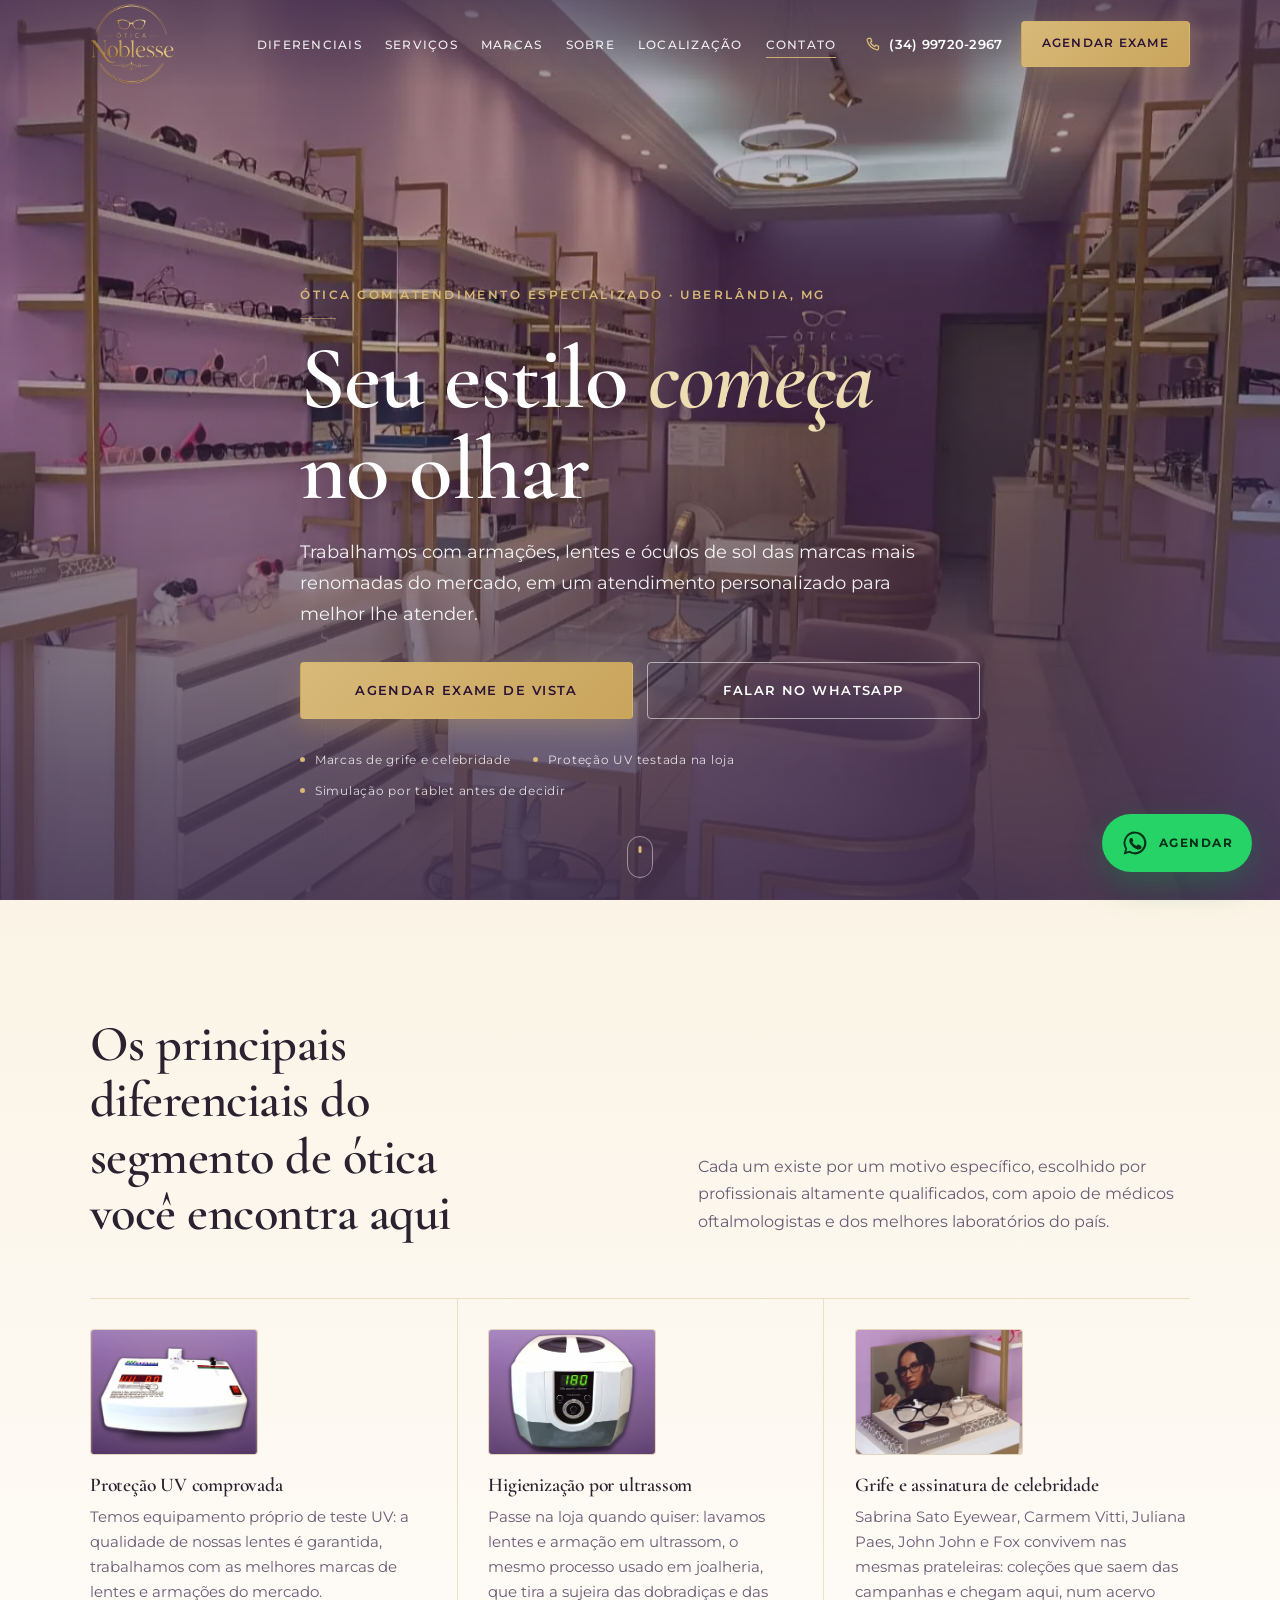
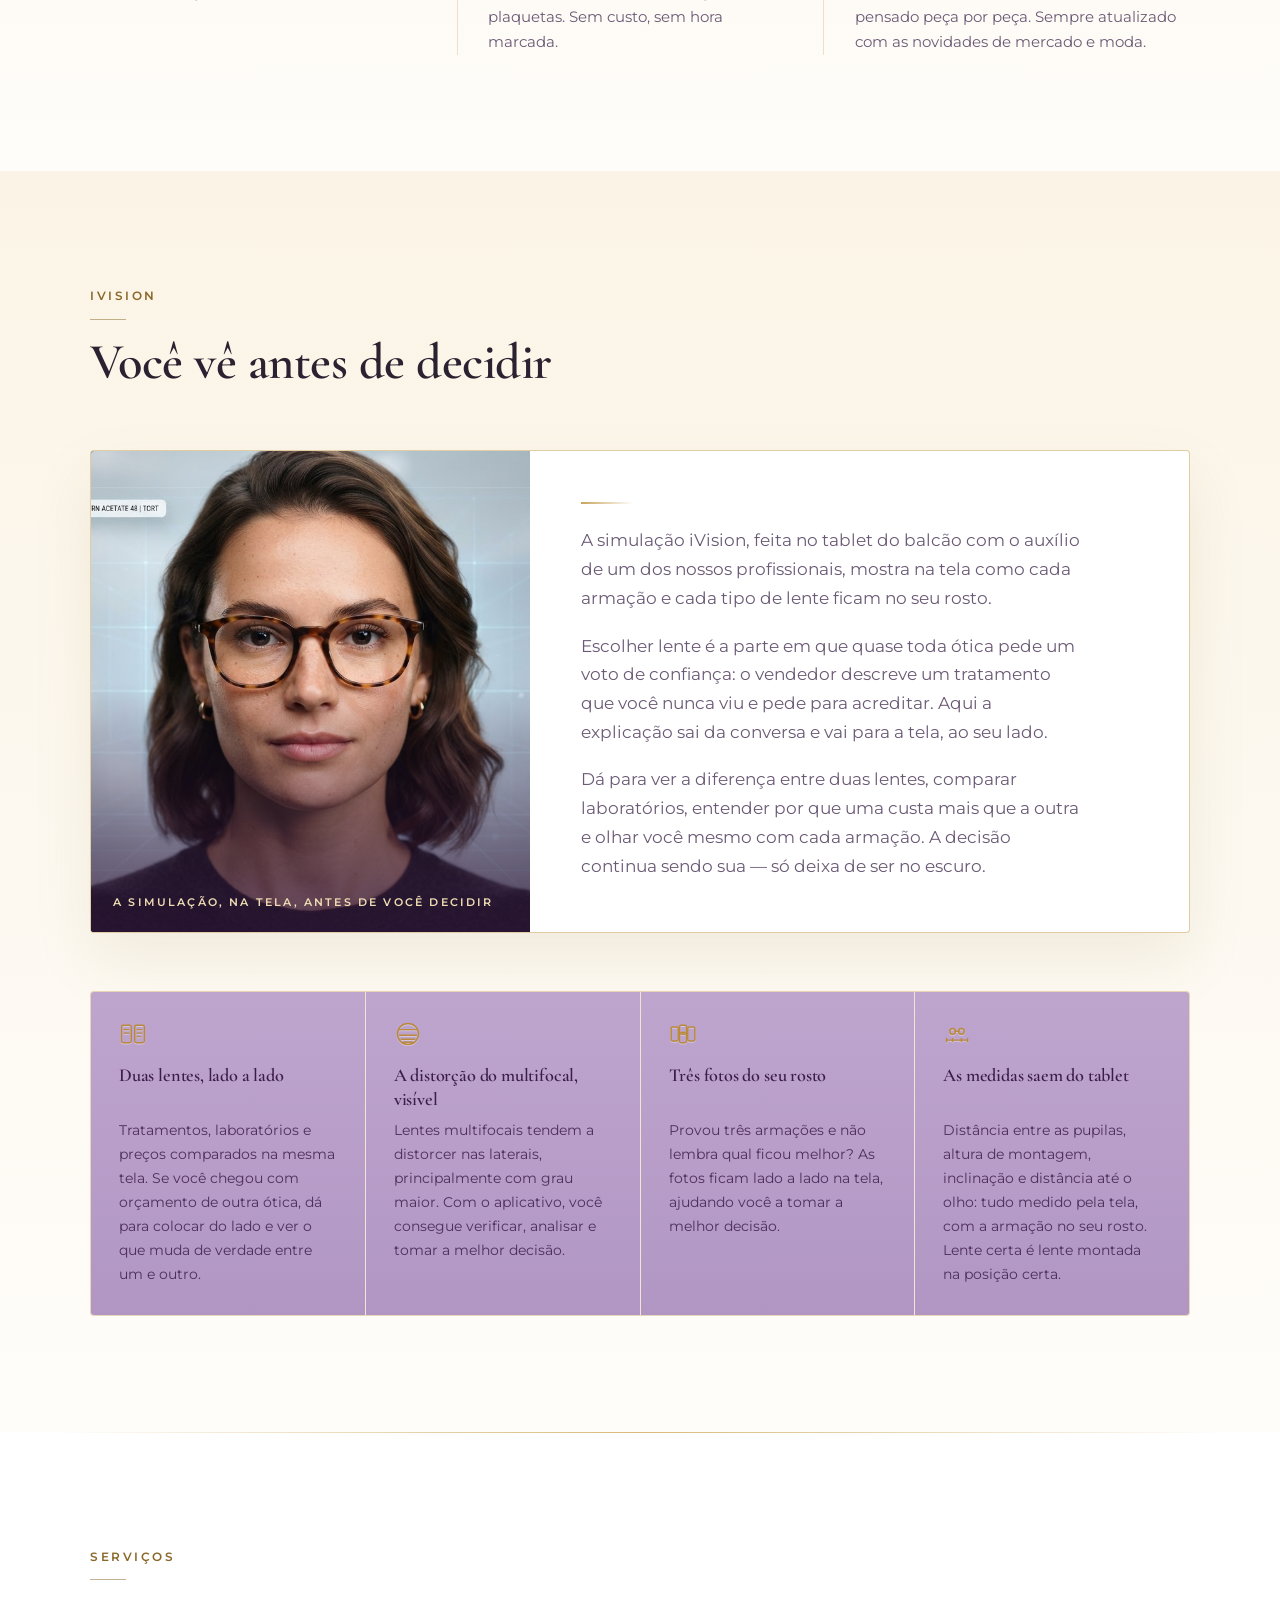
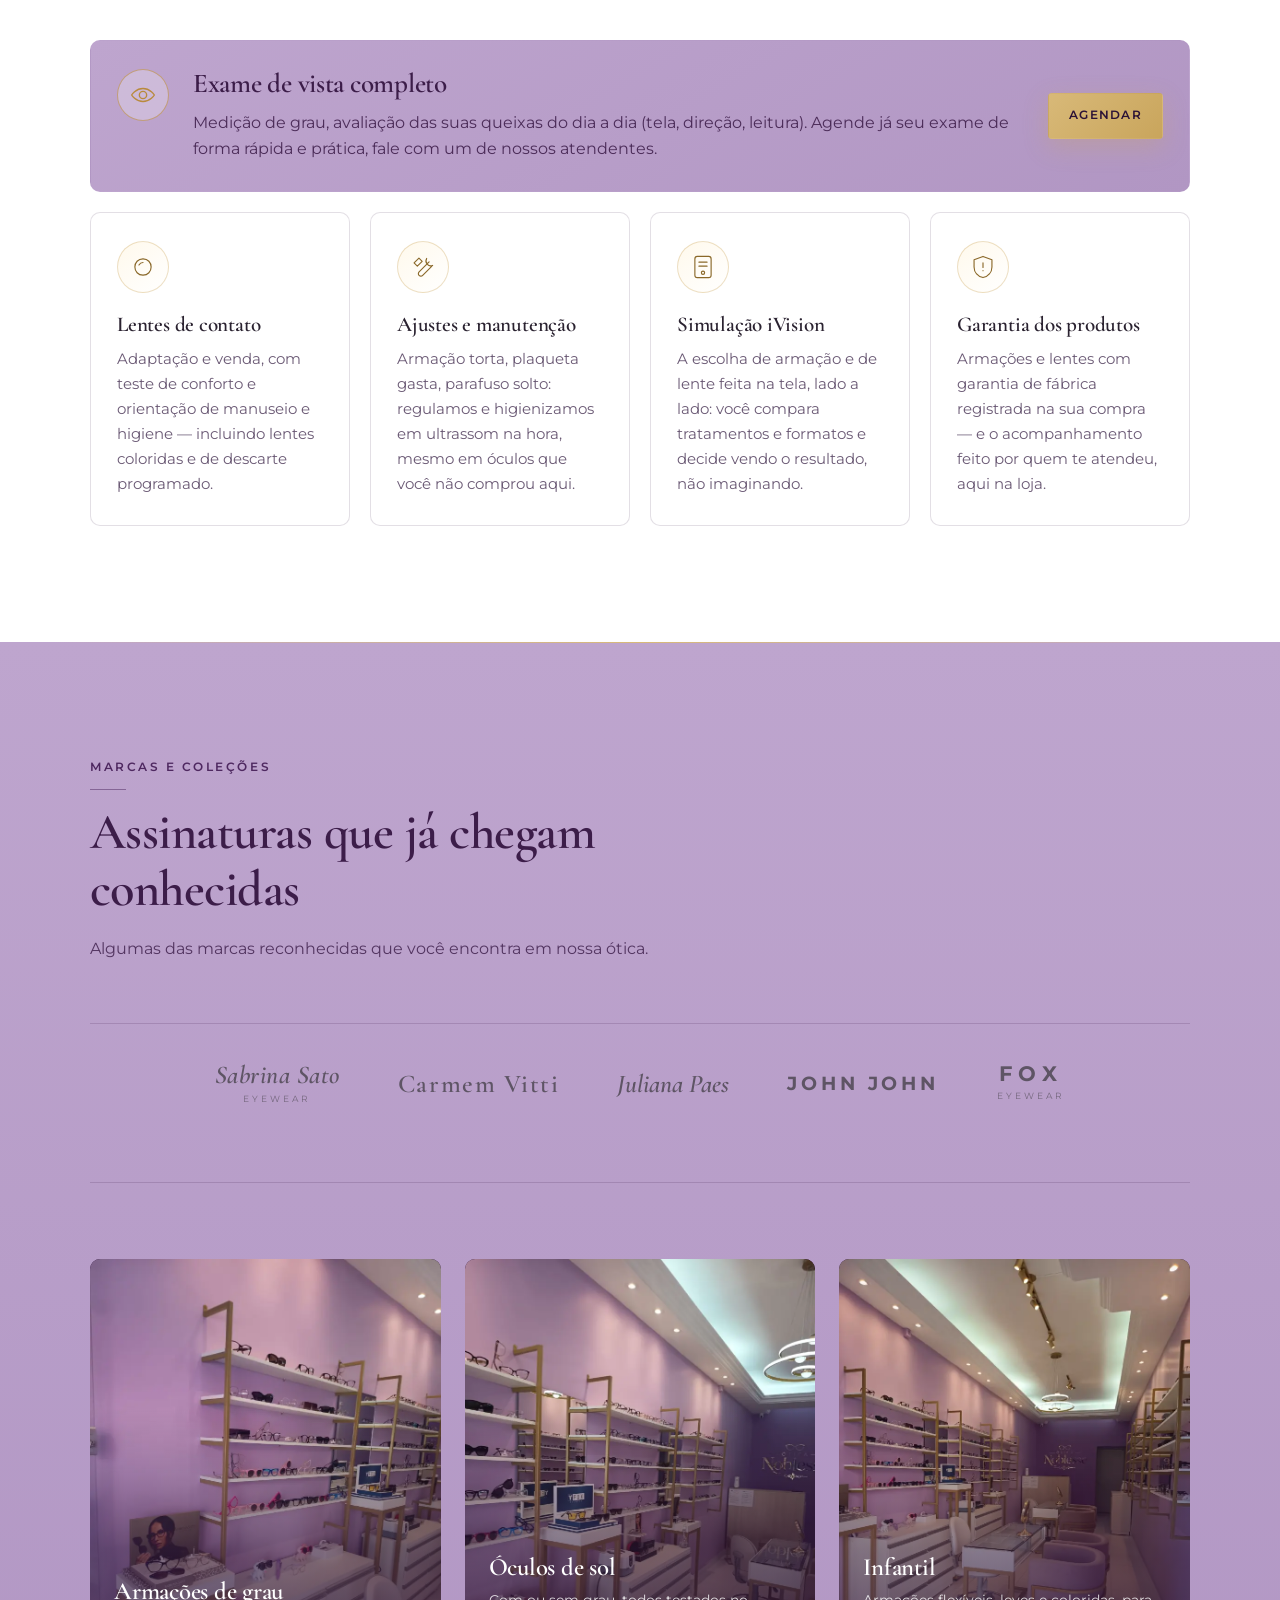
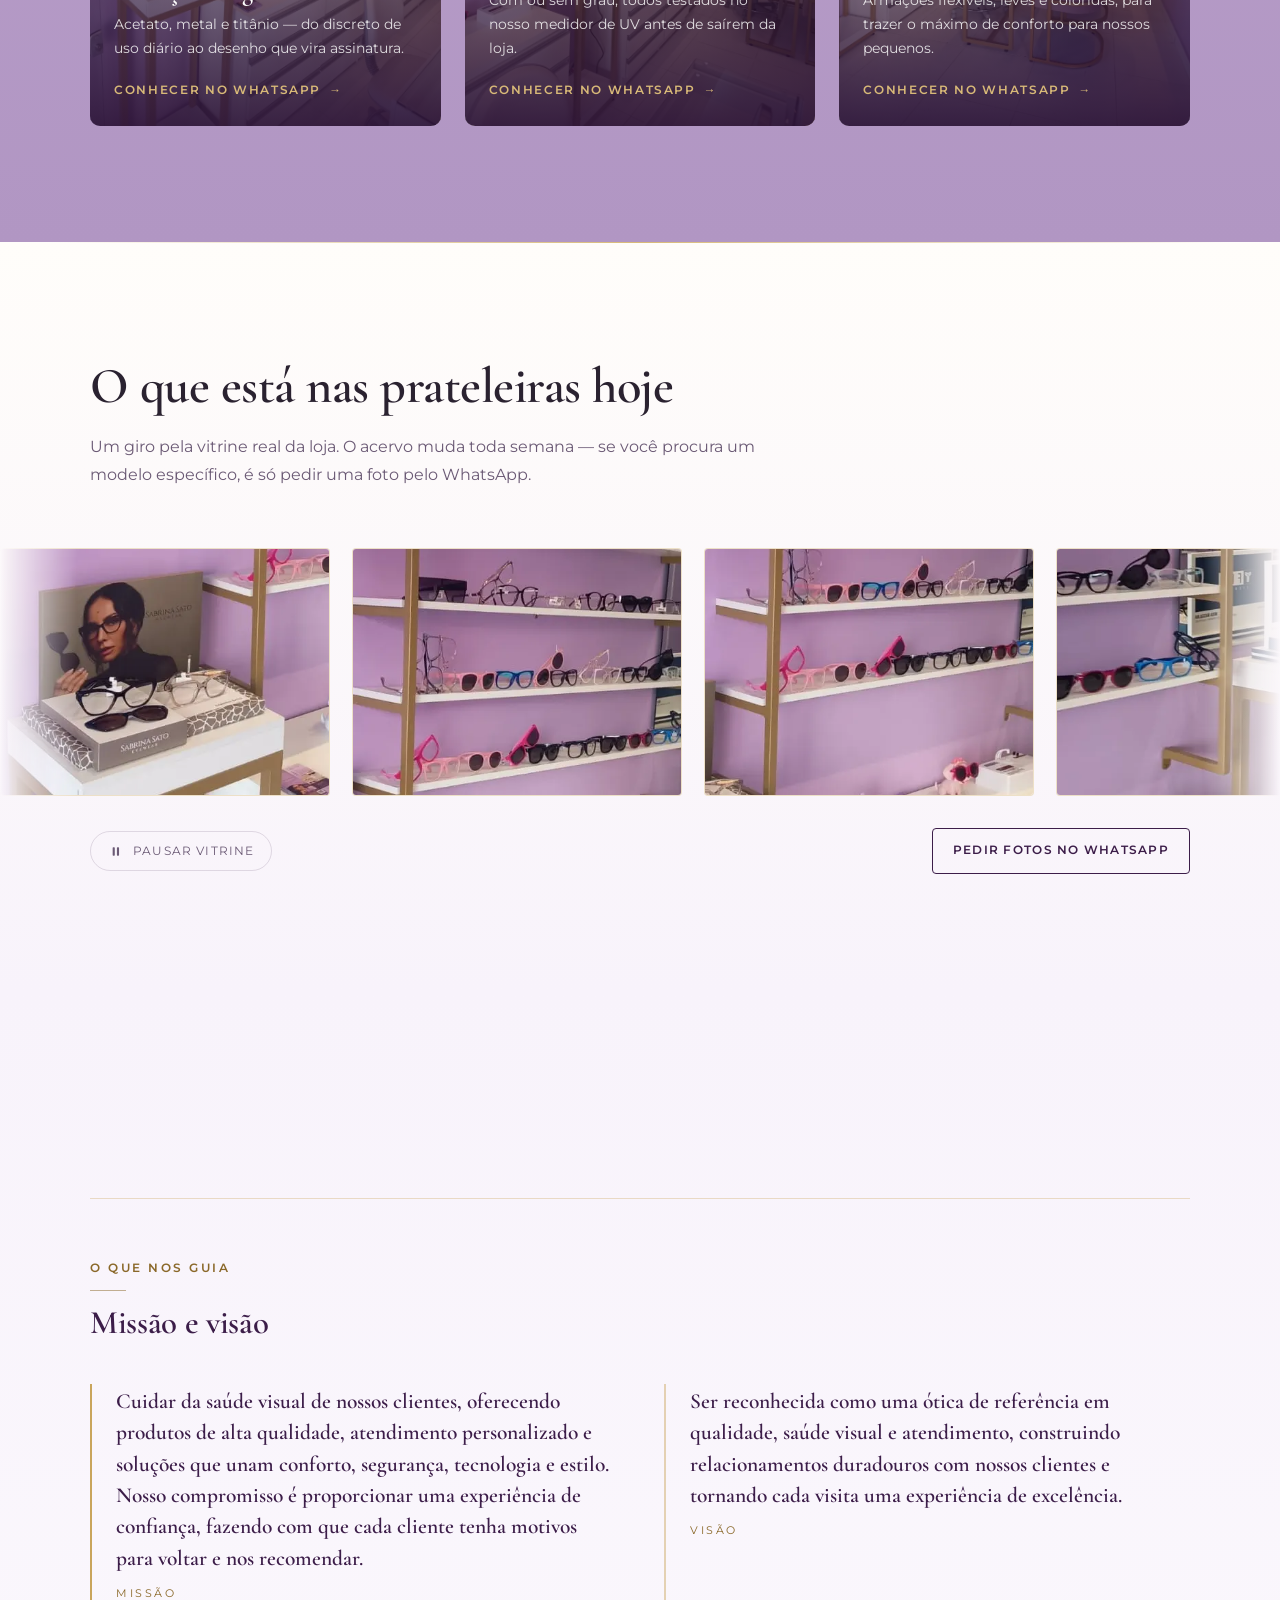
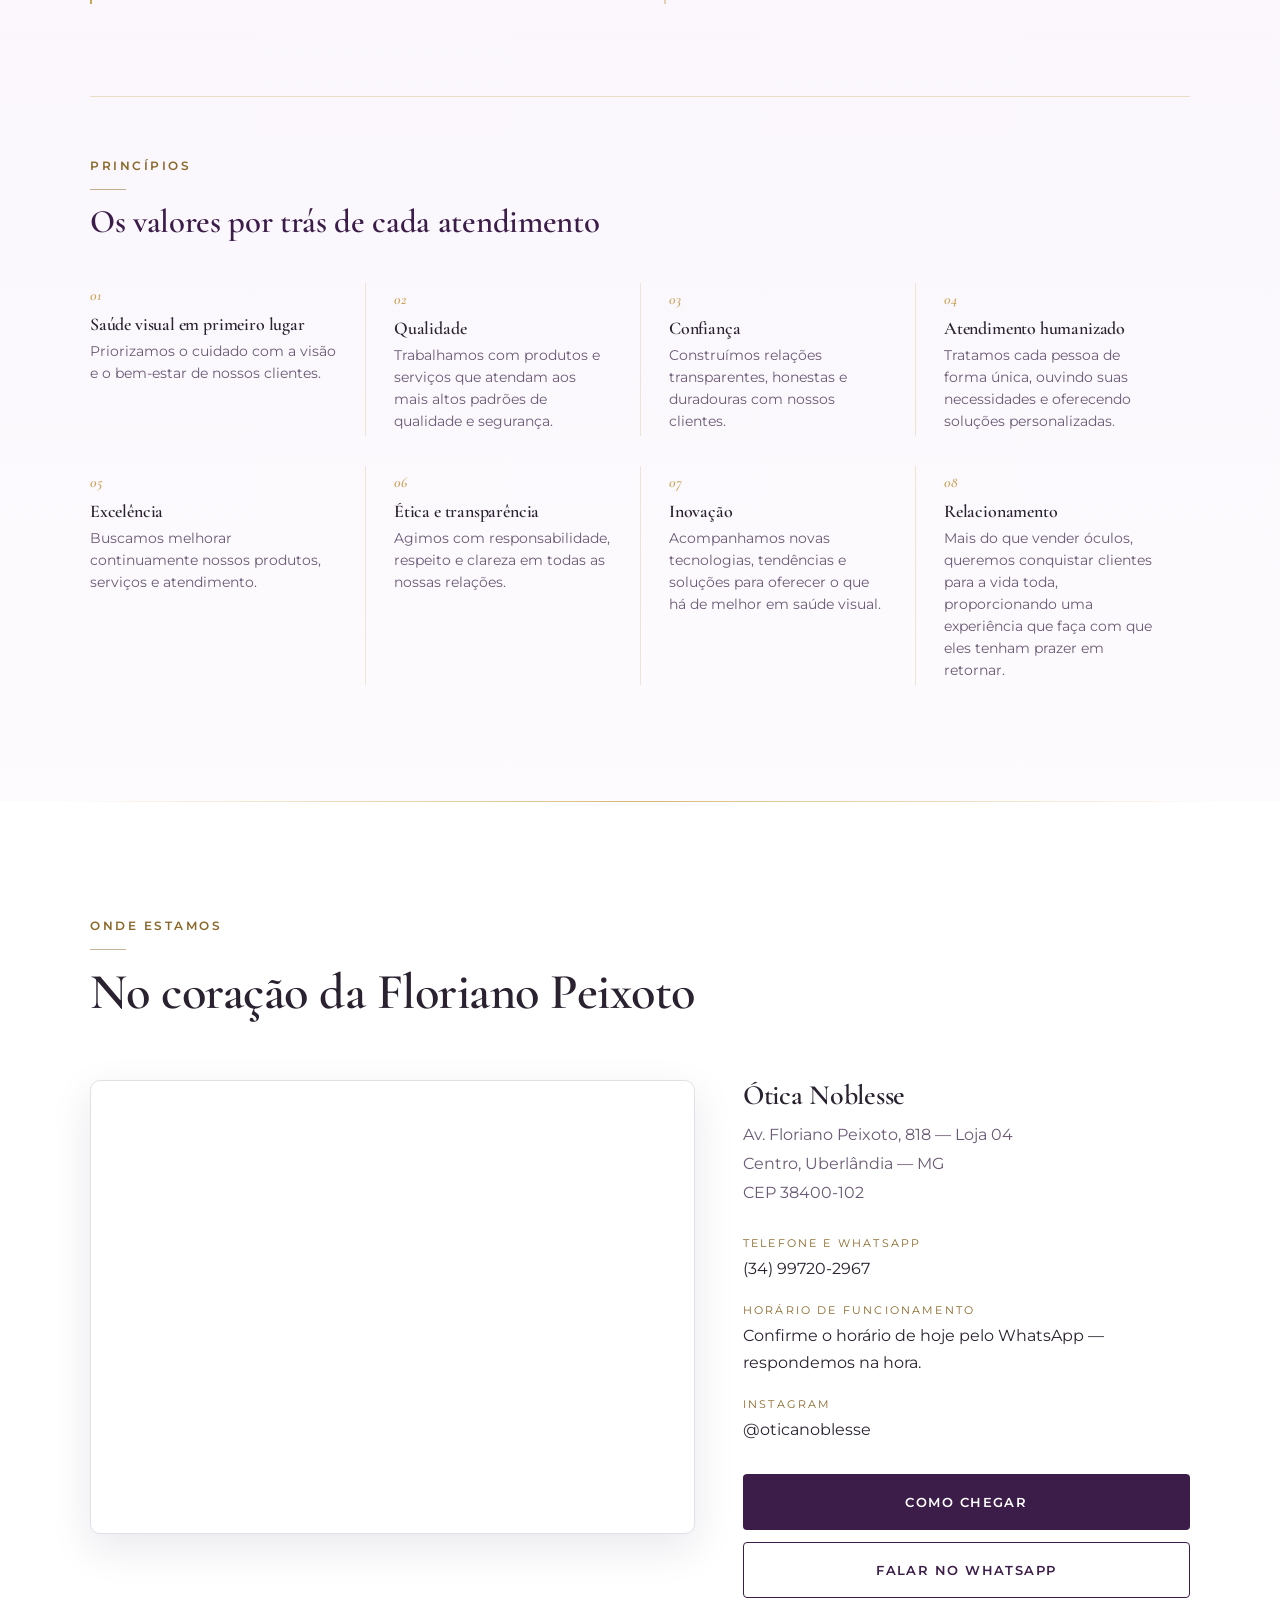
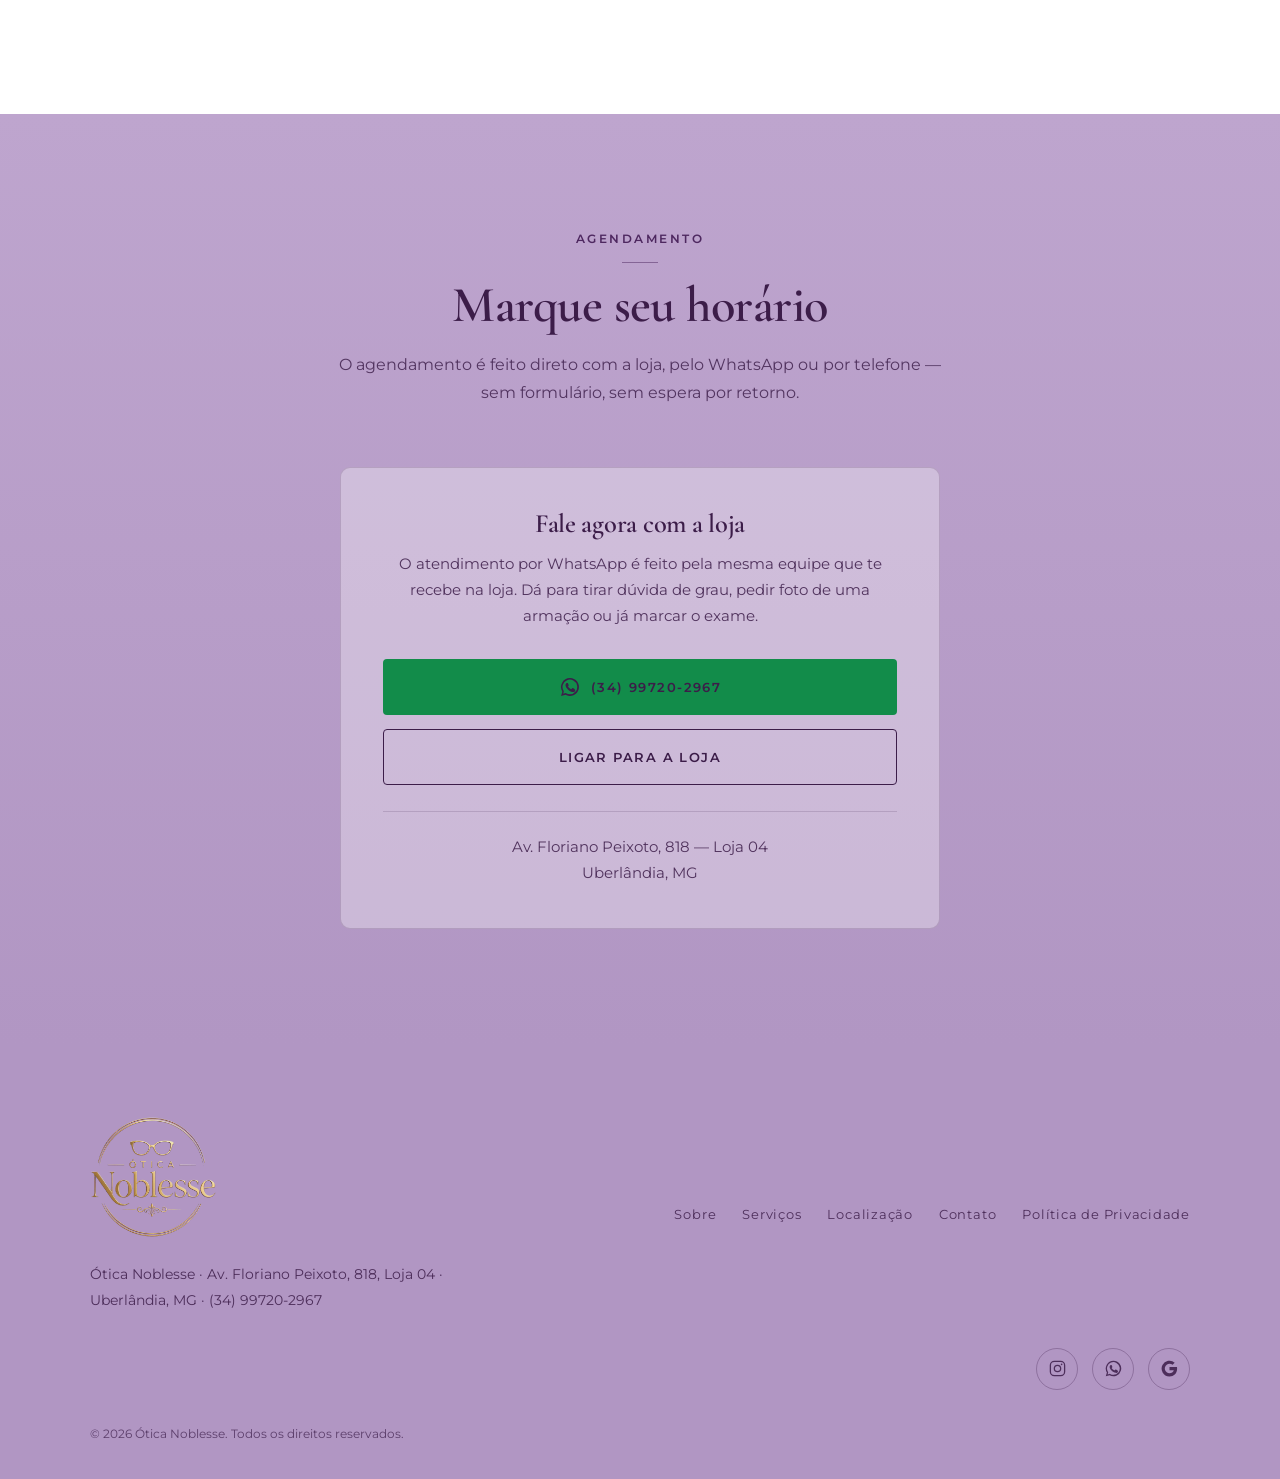
<file: index.html>
<!doctype html>
<!--
  ============================================================================
  ÓTICA NOBLESSE — SITE INSTITUCIONAL (long-scroll, mobile-first)
  Av. Floriano Peixoto, 818, Loja 04 — Uberlândia/MG
  ============================================================================

  ESTRUTURA DOS ARQUIVOS
    index.html            → esta página
    assets/css/styles.css → todo o estilo (design tokens no topo)
    assets/js/main.js     → comportamento + objeto CONFIG (editar lá)
    assets/img/           → fotos reais da loja

  O QUE AINDA PRECISA DE INFORMAÇÃO REAL (procure por "PENDENTE" aqui e no JS):
    1. HORÁRIO DE FUNCIONAMENTO — não publicado em lugar nenhum, porque
       ninguém confirmou. Assim que a loja definir, preencha CONFIG.horario
       em assets/js/main.js: os blocos de horário aparecem sozinhos na seção
       Localização e no rodapé. Preencha também o openingHours do JSON-LD
       (bloco marcado no final deste arquivo) para o Google exibir no mapa.
    2. DEPOIMENTOS E NOTA DO GOOGLE — a seção Prova Social só aparece quando
       CONFIG.depoimentos tiver itens reais (ou CONFIG.googleReviewsUrl
       estiver preenchido). Enquanto estiver vazia, a seção fica oculta:
       é melhor não ter prova social do que ter prova social inventada.
    3. LOGOS DAS MARCAS — hoje renderizadas como assinaturas tipográficas.
       Quando receber os arquivos vetoriais, troque o <span> por <img> dentro
       de cada .brand-logo (instruções na própria seção).
    4. HISTÓRIA DA LOJA (seção Sobre) — texto escrito a partir do que é
       verificável (o espaço, os equipamentos, as marcas). Se houver data de
       fundação, nome dos sócios ou uma história de origem, mande que eu ajusto.
    5. ESTACIONAMENTO — não incluído por falta de informação confirmada.
    6. IMAGEM/VÍDEO DO iVISION — a seção #ivision usa hoje uma foto do salão
       como provisório (ela não mostra o tablet em uso). Instruções de troca, e
       de como colocar vídeo no lugar, no comentário acima daquela seção.
    7. NATUREZA DO EVENTO DE 26/09 — é a ABERTURA da loja ou um evento de
       inauguração de uma loja que já opera? A resposta muda a faixa do hero e o
       primeiro parágrafo de #sobre (comentários PENDENTE nos dois lugares).
    8. DESTINO DO "VER CATÁLOGO" — o botão já está pronto e comentado no
       cabeçalho de #marcas, esperando a confirmação de para onde ele aponta.
  ============================================================================
-->
<html lang="pt-BR">
<head>
<meta charset="utf-8">
<meta name="viewport" content="width=device-width, initial-scale=1, viewport-fit=cover">
<title>Ótica Noblesse | Ótica em Uberlândia — óculos de grau, solares e exame de vista</title>
<meta name="description" content="Ótica com atendimento especializado em Uberlândia (MG): armações de grife, óculos de sol, lentes com proteção UV testada na loja e exame de vista com hora marcada. Av. Floriano Peixoto, 818.">
<meta name="theme-color" content="#BEA5CE">
<!-- ==========================================================================
     ENDEREÇO DE PUBLICAÇÃO — trocar em TODOS os 4 lugares ao mudar de endereço
     (canonical e og:url aqui, "url" e "image" no JSON-LD no fim do arquivo,
     mais a linha do sitemap.xml).

     Hoje:   https://richarddias131-cloud.github.io/noblesse-site/
     Depois: https://www.oticanoblesse.com.br/  (quando o domínio entrar no ar)

     O canonical precisa apontar para o endereço onde o site realmente está.
     Apontar para um domínio que ainda não existe faz o Google não indexar.
     ========================================================================== -->
<link rel="canonical" href="https://richarddias131-cloud.github.io/noblesse-site/">

<!-- Open Graph / WhatsApp — a URL da imagem precisa ser ABSOLUTA: caminho
     relativo não é resolvido por WhatsApp, Instagram e Facebook, e a prévia do
     link sai sem foto. og-noblesse.jpg é 1200x630, o formato dessas prévias. -->
<meta property="og:type" content="website">
<meta property="og:locale" content="pt_BR">
<meta property="og:site_name" content="Ótica Noblesse">
<meta property="og:url" content="https://richarddias131-cloud.github.io/noblesse-site/">
<meta property="og:title" content="Ótica Noblesse | Seu estilo começa no olhar">
<meta property="og:description" content="Ótica com atendimento especializado em Uberlândia: possuímos armações, lentes e óculos de sol de marcas renomadas, com proteção UV testada na loja e atendimento com hora marcada.">
<meta property="og:image" content="https://richarddias131-cloud.github.io/noblesse-site/assets/img/og-noblesse.jpg">
<meta property="og:image:width" content="1200">
<meta property="og:image:height" content="630">
<meta property="og:image:alt" content="Interior da Ótica Noblesse, com prateleiras douradas e paredes lilás.">
<meta name="twitter:card" content="summary_large_image">

<link rel="icon" type="image/svg+xml" href="data:image/svg+xml,%3Csvg xmlns='http://www.w3.org/2000/svg' viewBox='0 0 64 64'%3E%3Crect width='64' height='64' rx='14' fill='%233C1D49'/%3E%3Cg fill='none' stroke='%23D8B978' stroke-width='2.6' stroke-linecap='round' stroke-linejoin='round'%3E%3Ccircle cx='21' cy='34' r='11'/%3E%3Ccircle cx='43' cy='34' r='11'/%3E%3Cpath d='M32 32c0-4 2-6 5-6'/%3E%3Cpath d='M10 32c0-6 3-9 6-10M54 32c0-6-3-9-6-10'/%3E%3C/g%3E%3C/svg%3E">

<!-- Fontes locais (assets/fonts) — sem folha de estilo externa bloqueando a
     renderização. As duas usadas na primeira dobra vêm pré-carregadas. -->
<link rel="preload" href="assets/fonts/montserrat-var-400-700.woff2" as="font" type="font/woff2" crossorigin>
<link rel="preload" href="assets/fonts/cormorant-600.woff2" as="font" type="font/woff2" crossorigin>
<link rel="preload" as="image" href="assets/img/hero-1200.webp"
      imagesrcset="assets/img/hero-760.webp 760w, assets/img/hero-1200.webp 1200w" imagesizes="100vw">
<!-- Logo oficial (dourado com fundo transparente): aparece no intro e no
     header logo na primeira pintura, então vale pré-carregar. -->
<link rel="preload" as="image" href="assets/img/logo-noblesse-240.webp" imagesrcset="assets/img/logo-noblesse-240.webp 240w, assets/img/logo-noblesse-480.webp 480w" imagesizes="(min-width:880px) 80px, 62px">

<link rel="stylesheet" href="assets/css/styles.css">

<!-- ==========================================================================
     DECISÕES QUE PRECISAM ACONTECER ANTES DA PRIMEIRA PINTURA

     1. classe "js": as animações de entrada só escondem conteúdo se o script
        estiver de pé. O watchdog de 3,5s devolve tudo à tela se ele falhar.

     2. classe "com-intro" / "sem-intro": decide o overlay de abertura AQUI,
        e não no main.js, porque o main.js roda depois da primeira pintura —
        na segunda visita o hero apareceria por um instante antes de ser
        coberto. Com a decisão no <head>, o overlay nem chega a ser pintado.

     3. --intro-delay: atraso do Ken Burns do hero. Vai numa variável CSS, não
        numa classe, porque a classe é removida quando o intro sai e trocar
        animation-delay no meio faria a animação recomeçar.

     4. Watchdog próprio do intro (2,5s): independente do main.js. Se o script
        principal travar, o overlay sai do ar do mesmo jeito e o scroll é
        destravado. Sem JS nenhum, o overlay nunca é exibido (o CSS só o
        mostra sob .com-intro).
     ========================================================================== -->
<script>
  (function () {
    var raiz = document.documentElement;
    raiz.classList.add('js');

    var jaViu = false;
    try { jaViu = sessionStorage.getItem('noblesseIntroVista') === '1'; } catch (e) { jaViu = false; }
    var menosMovimento = window.matchMedia('(prefers-reduced-motion: reduce)').matches;
    var comIntro = !jaViu && !menosMovimento;

    raiz.classList.add(comIntro ? 'com-intro' : 'sem-intro');
    // 2,3s: o Ken Burns começa um pouco ANTES da cortina sair, para a foto do
    // hero já estar em movimento quando ela abre — ajuda na continuidade
    raiz.style.setProperty('--intro-delay', comIntro ? '2.3s' : '0s');

    setTimeout(function () {
      if (!window.__noblesseRevealReady) raiz.classList.remove('js');
    }, 3500);

    setTimeout(function () {
      if (!raiz.classList.contains('com-intro')) return;
      raiz.classList.remove('com-intro');
      raiz.classList.add('sem-intro');
      var el = document.getElementById('intro');
      if (el && el.parentNode) el.parentNode.removeChild(el);
    }, 3200);   /* logo após os 3,0s da animação: destrava o scroll mesmo que
                   o main.js nunca rode (ele normalmente resolve em 3,05s) */
  })();
</script>
</head>
<body>

<!-- ========================================================================
     INTRO DE MARCA — some sozinho em ~1,65s

     Fica no HTML (e não é criado por JS) para ser pintado já no primeiro
     quadro da primeira visita. Quando não deve aparecer — segunda visita da
     sessão, "reduzir movimento" ligado ou JS desabilitado — o CSS o mantém em
     display:none e o script remove o nó, sem pintura e sem deslocamento.

     Decorativo: aria-hidden e nenhum elemento focável dentro, para não prender
     o foco do teclado nem ser lido por leitor de tela.
     ======================================================================== -->
<div class="intro" id="intro" aria-hidden="true">
  <!-- Logo oficial da Ótica Noblesse (versão dourada, fundo transparente). -->
  <div class="intro-marca">
    <img class="intro-logo" src="assets/img/logo-noblesse-240.webp" srcset="assets/img/logo-noblesse-240.webp 240w, assets/img/logo-noblesse-480.webp 480w" sizes="(min-width:880px) 280px, 200px" width="240" height="228" alt="">
  </div>
</div>

<a class="skip-link" href="#conteudo">Pular para o conteúdo</a>

<!-- ========================================================================
     HEADER FIXO — transparente sobre o hero, sólido a partir de 80px de scroll
     ======================================================================== -->
<header class="site-header" id="site-header">
  <div class="shell header-inner">

    <!-- Logo oficial da Ótica Noblesse (dourado, fundo transparente): funciona
         tanto sobre o hero quanto no header branco depois da rolagem. -->
    <a class="logo" href="#topo" aria-label="Ótica Noblesse — início">
      <img class="logo-img" src="assets/img/logo-noblesse-240.webp" srcset="assets/img/logo-noblesse-240.webp 240w, assets/img/logo-noblesse-480.webp 480w" sizes="(min-width:880px) 80px, 62px" width="240" height="228" alt="">
    </a>

    <nav class="nav" id="nav" aria-label="Navegação principal">
      <ul class="nav-list">
        <li><a href="#diferenciais">Diferenciais</a></li>
        <li><a href="#servicos">Serviços</a></li>
        <li><a href="#marcas">Marcas</a></li>
        <li><a href="#sobre">Sobre</a></li>
        <li><a href="#localizacao">Localização</a></li>
        <li><a href="#contato">Contato</a></li>
      </ul>
      <div class="nav-cta">
        <a class="nav-phone" href="tel:+5534997202967">
          <svg viewBox="0 0 24 24" aria-hidden="true" focusable="false"><path fill="none" stroke="currentColor" stroke-width="1.8" stroke-linecap="round" stroke-linejoin="round" d="M6.5 3.5h3l1.5 4-2 1.5a12 12 0 0 0 6 6l1.5-2 4 1.5v3a2 2 0 0 1-2.2 2A16.5 16.5 0 0 1 4.5 5.7a2 2 0 0 1 2-2.2Z"/></svg>
          <span>(34) 99720-2967</span>
        </a>
        <a class="btn btn-gold btn-sm" href="#contato" data-track="agendar-header">Agendar exame</a>
      </div>
    </nav>

    <button class="menu-toggle" id="menu-toggle" type="button" aria-expanded="false" aria-controls="nav" aria-label="Abrir menu">
      <span class="menu-bars" aria-hidden="true"><i></i><i></i><i></i></span>
    </button>

  </div>
</header>

<main id="conteudo">

<!-- ========================================================================
     HERO — foto real do interior da loja + scrim ameixa para garantir contraste
     ======================================================================== -->
<section class="hero" id="topo">
  <div class="hero-media">
    <img src="assets/img/hero-1200.webp"
         srcset="assets/img/hero-760.webp 760w, assets/img/hero-1200.webp 1200w" sizes="100vw"
         width="1200" height="1600"
         alt="Interior da Ótica Noblesse: paredes lilás, prateleiras douradas com armações e poltronas de veludo rosa." fetchpriority="high" decoding="async">
  </div>

  <!-- ======================================================================
       FAIXA DE INAUGURAÇÃO — 26/09 (sábado), a partir das 10h

       Começa oculta e só é exibida pelo JS enquanto CONFIG.evento.ativo for
       true E a data atual for anterior a CONFIG.evento.dataFim (main.js). Se o
       script falhar, a faixa não aparece — melhor nenhum convite do que um
       convite vencido no ar. Depois do dia 26 ela some sozinha.

       PENDENTE — CONFIRMAR COM A LOJA antes de publicar: o dia 26/09 é a
       ABERTURA da loja (primeira operação) ou um EVENTO DE INAUGURAÇÃO de uma
       loja que já está funcionando?
         • Se for ABERTURA: trocar "Inauguração" por "Abertura" aqui e corrigir
           o primeiro parágrafo de #sobre, que hoje fala no passado (há outro
           comentário PENDENTE lá, no ponto exato).
         • Se for EVENTO de loja que já opera: manter esta faixa como está e
           deixar #sobre também como está.
       ====================================================================== -->
  <div class="hero-banner" id="faixa-evento" hidden>
    <div class="shell hero-banner-inner">
      <p class="hero-banner-text">
        <strong>Convite especial · Inauguração 26/09</strong>
        <span>Sábado, a partir das 10h · Av. Floriano Peixoto, 818</span>
      </p>
      <a class="btn btn-gold btn-sm" href="https://wa.me/5534997202967?text=Ol%C3%A1!%20Vim%20pelo%20site%20e%20quero%20confirmar%20presen%C3%A7a%20na%20inaugura%C3%A7%C3%A3o%20do%20dia%2026%2F09."
         target="_blank" rel="noopener" data-track="confirmar-presenca">Confirmar presença</a>
    </div>
  </div>

  <div class="shell hero-inner">
    <p class="eyebrow eyebrow-light reveal">Ótica com atendimento especializado · Uberlândia, MG</p>
    <h1 class="hero-title reveal">Seu estilo <em>começa</em> no olhar</h1>
    <p class="hero-sub reveal">
      Trabalhamos com armações, lentes e óculos de sol das marcas mais renomadas
      do mercado, em um atendimento personalizado para melhor lhe atender.
    </p>

    <div class="hero-actions reveal">
      <a class="btn btn-gold" href="#contato" data-track="agendar-hero">Agendar exame de vista</a>
      <a class="btn btn-ghost" href="https://wa.me/5534997202967?text=Ol%C3%A1!%20Vim%20pelo%20site%20e%20gostaria%20de%20agendar%20um%20exame%20de%20vista." target="_blank" rel="noopener">
        Falar no WhatsApp
      </a>
    </div>

    <!-- Linha de prova: só fatos verificáveis da loja. Quando existirem
         avaliações reais no Google, troque por "nota X,X · N avaliações". -->
    <ul class="hero-proof reveal">
      <li>Marcas de grife e celebridade</li>
      <li>Proteção UV testada na loja</li>
      <li>Simulação por tablet antes de decidir</li>
    </ul>
  </div>

  <a class="hero-scroll" href="#diferenciais" aria-label="Ver mais">
    <span aria-hidden="true"></span>
  </a>
</section>

<!-- ========================================================================
     DIFERENCIAIS
     ======================================================================== -->
<section class="section section-champagne" id="diferenciais">
  <div class="shell">

    <header class="dif-head">
      <h2 class="section-title reveal">Os principais diferenciais do segmento de ótica você encontra aqui</h2>
      <p class="section-lead reveal">
        Cada um existe por um motivo específico, escolhido por profissionais
        altamente qualificados, com apoio de médicos oftalmologistas e dos
        melhores laboratórios do país.
      </p>
    </header>

    <!-- Os outros três: linha de itens sem caixa, sem sombra e com foto real do
         equipamento — componente visual propositalmente diferente do destaque. -->
    <ul class="dif-list">

      <li class="dif-item reveal">
        <figure class="dif-thumb">
          <img src="assets/img/detalhe-teste-uv-2-crop.jpg" width="1540" height="1155" loading="lazy" decoding="async"
               alt="Medidor de proteção UV sobre o balcão da loja.">
        </figure>
        <div class="dif-item-body">
          <h3>Proteção UV comprovada</h3>
          <p>
            Temos equipamento próprio de teste UV: a qualidade de nossas lentes é
            garantida, trabalhamos com as melhores marcas de lentes e armações do
            mercado.
          </p>
        </div>
      </li>

      <li class="dif-item reveal">
        <figure class="dif-thumb">
          <img src="assets/img/detalhe-ultrassom-3-crop.jpg" width="1520" height="1140" loading="lazy" decoding="async"
               alt="Cuba de ultrassom usada na higienização de lentes e armações, sobre o balcão da loja.">
        </figure>
        <div class="dif-item-body">
          <h3>Higienização por ultrassom</h3>
          <p>
            Passe na loja quando quiser: lavamos lentes e armação em ultrassom, o mesmo
            processo usado em joalheria, que tira a sujeira das dobradiças e das
            plaquetas. Sem custo, sem hora marcada.
          </p>
        </div>
      </li>

      <li class="dif-item reveal">
        <figure class="dif-thumb">
          <img src="assets/img/detalhe-sabrina-sato.webp" width="360" height="270" loading="lazy" decoding="async"
               alt="Display da coleção Sabrina Sato Eyewear com armações expostas na loja.">
        </figure>
        <div class="dif-item-body">
          <h3>Grife e assinatura de celebridade</h3>
          <p>
            Sabrina Sato Eyewear, Carmem Vitti, Juliana Paes, John John e Fox convivem
            nas mesmas prateleiras: coleções que saem das campanhas e chegam aqui, num
            acervo pensado peça por peça. Sempre atualizado com as novidades de
            mercado e moda.
          </p>
        </div>
      </li>

    </ul>
  </div>
</section>

<!-- Filete que se desenha ao entrar na tela. Altura zero: fica exatamente na
     emenda entre as duas seções, sem criar faixa de fundo entre elas. -->
<span class="divisor" aria-hidden="true"></span>

<!-- ========================================================================
     iVISION — quebra própria para apresentar a simulação e os cards do tablet
     ======================================================================== -->
<section class="section section-champagne" id="ivision">
  <div class="shell">

    <header class="section-head reveal">
      <p class="eyebrow">iVision</p>
      <h2 class="section-title">Você vê antes de decidir</h2>
    </header>

    <article class="dif-hero reveal">
      <figure class="dif-hero-media">
        <img src="assets/img/ivision-simulacao-1376.jpg" width="1376" height="768" loading="lazy" decoding="async"
             alt="Simulação iVision na tela, mostrando como a armação fica no rosto da cliente antes da escolha.">
        <figcaption>A simulação, na tela, antes de você decidir</figcaption>
      </figure>

      <div class="dif-hero-body">
        <p>
          A simulação iVision, feita no tablet do balcão com o auxílio de um dos
          nossos profissionais, mostra na tela como cada armação e cada tipo de
          lente ficam no seu rosto.
        </p>
        <p>
          Escolher lente é a parte em que quase toda ótica pede um voto de
          confiança: o vendedor descreve um tratamento que você nunca viu e pede
          para acreditar. Aqui a explicação sai da conversa e vai para a tela, ao
          seu lado.
        </p>
        <p>
          Dá para ver a diferença entre duas lentes, comparar laboratórios,
          entender por que uma custa mais que a outra e olhar você mesmo com cada
          armação. A decisão continua sendo sua — só deixa de ser no escuro.
        </p>
      </div>
    </article>

    <ul class="tech-cards reveal">

      <li class="tech-card">
        <span class="tech-icon" aria-hidden="true">
          <!-- dois painéis lado a lado: comparação -->
          <svg viewBox="0 0 32 32"><g fill="none" stroke="currentColor" stroke-width="1.3" stroke-linecap="round" stroke-linejoin="round"><rect x="3" y="6" width="11" height="20" rx="2"/><rect x="18" y="6" width="11" height="20" rx="2"/><path d="M6 11h5M6 15h5M21 11h5M21 15h5M21 19h3"/></g></svg>
        </span>
        <div>
          <h3>Duas lentes, lado a lado</h3>
          <p>
            Tratamentos, laboratórios e preços comparados na mesma tela. Se você
            chegou com orçamento de outra ótica, dá para colocar do lado e ver o
            que muda de verdade entre um e outro.
          </p>
        </div>
      </li>

      <li class="tech-card">
        <span class="tech-icon" aria-hidden="true">
          <!-- lente com as faixas se fechando: distorção do multifocal -->
          <svg viewBox="0 0 32 32"><g fill="none" stroke="currentColor" stroke-width="1.3" stroke-linecap="round" stroke-linejoin="round"><circle cx="16" cy="16" r="12"/><path d="M5.5 11h21"/><path d="M6.5 17.5h19"/><path d="M8.5 22h15"/><path d="M11 25.5h10"/></g></svg>
        </span>
        <div>
          <h3>A distorção do multifocal, visível</h3>
          <p>
            Lentes multifocais tendem a distorcer nas laterais, principalmente
            com grau maior. Com o aplicativo, você consegue verificar, analisar
            e tomar a melhor decisão.
          </p>
        </div>
      </li>

      <li class="tech-card">
        <span class="tech-icon" aria-hidden="true">
          <!-- três fotos do rosto com armação -->
          <svg viewBox="0 0 32 32"><g fill="none" stroke="currentColor" stroke-width="1.3" stroke-linecap="round" stroke-linejoin="round"><rect x="2.5" y="8" width="8" height="16" rx="1.6"/><rect x="12" y="6" width="8" height="20" rx="1.6"/><rect x="21.5" y="8" width="8" height="16" rx="1.6"/><path d="M13.6 14.5c.6-.7 1.6-.7 2.2 0s.2 2-1.1 2-1.7-1.3-1.1-2ZM16.2 14.5c.6-.7 1.6-.7 2.2 0s.2 2-1.1 2-1.7-1.3-1.1-2Z"/></g></svg>
        </span>
        <div>
          <h3>Três fotos do seu rosto</h3>
          <p>
            Provou três armações e não lembra qual ficou melhor? As fotos ficam
            lado a lado na tela, ajudando você a tomar a melhor decisão.
          </p>
        </div>
      </li>

      <li class="tech-card">
        <span class="tech-icon" aria-hidden="true">
          <!-- medição das pupilas: pupilômetro digital -->
          <svg viewBox="0 0 32 32"><g fill="none" stroke="currentColor" stroke-width="1.3" stroke-linecap="round" stroke-linejoin="round"><circle cx="11" cy="13" r="3.2"/><circle cx="21" cy="13" r="3.2"/><path d="M4 23h24M4 21v4M28 21v4M11 21.5v3M21 21.5v3"/><path d="M13.5 13h5"/></g></svg>
        </span>
        <div>
          <h3>As medidas saem do tablet</h3>
          <p>
            Distância entre as pupilas, altura de montagem, inclinação e distância
            até o olho: tudo medido pela tela, com a armação no seu rosto. Lente
            certa é lente montada na posição certa.
          </p>
        </div>
      </li>

    </ul>
  </div>
</section>

<span class="divisor" aria-hidden="true"></span>

<!-- ========================================================================
     SERVIÇOS
     ======================================================================== -->
<section class="section" id="servicos">
  <div class="shell">
    <header class="section-head reveal">
      <p class="eyebrow">Serviços</p>
    </header>

    <div class="services">

      <article class="service service-featured reveal">
        <div class="service-body">
          <span class="card-icon" aria-hidden="true">
            <svg viewBox="0 0 32 32"><g fill="none" stroke="currentColor" stroke-width="1.4" stroke-linecap="round" stroke-linejoin="round"><path d="M2 16s5-8 14-8 14 8 14 8-5 8-14 8S2 16 2 16Z"/><circle cx="16" cy="16" r="4.5"/></g></svg>
          </span>
          <div>
            <h3>Exame de vista completo</h3>
            <p>
              Medição de grau, avaliação das suas queixas do dia a dia (tela, direção,
              leitura). Agende já seu exame de forma rápida e prática, fale com um de
              nossos atendentes.
            </p>
          </div>
        </div>
        <a class="btn btn-gold btn-sm" href="#contato" data-track="agendar-servicos">Agendar</a>
      </article>

      <article class="service reveal">
        <span class="card-icon" aria-hidden="true">
          <svg viewBox="0 0 32 32"><g fill="none" stroke="currentColor" stroke-width="1.4" stroke-linecap="round" stroke-linejoin="round"><path d="M16 6c6 0 10 4.5 10 10s-4 10-10 10S6 21.5 6 16 10 6 16 6Z"/><path d="M11 13.5c1.2-2 3-3 5-3"/></g></svg>
        </span>
        <h3>Lentes de contato</h3>
        <p>
          Adaptação e venda, com teste de conforto e orientação de manuseio e
          higiene — incluindo lentes coloridas e de descarte programado.
        </p>
      </article>

      <article class="service reveal">
        <span class="card-icon" aria-hidden="true">
          <svg viewBox="0 0 32 32"><g fill="none" stroke="currentColor" stroke-width="1.4" stroke-linecap="round" stroke-linejoin="round"><path d="M20.5 5.5a6 6 0 0 0 7.4 8.6L15.6 26.4a3.1 3.1 0 1 1-4.4-4.4L23.5 9.7"/><path d="M11 5 5 11l4 4 6-6Z"/></g></svg>
        </span>
        <h3>Ajustes e manutenção</h3>
        <p>
          Armação torta, plaqueta gasta, parafuso solto: regulamos e higienizamos
          em ultrassom na hora, mesmo em óculos que você não comprou aqui.
        </p>
      </article>

      <article class="service reveal">
        <span class="card-icon" aria-hidden="true">
          <svg viewBox="0 0 32 32"><g fill="none" stroke="currentColor" stroke-width="1.4" stroke-linecap="round" stroke-linejoin="round"><rect x="6" y="3" width="20" height="26" rx="3"/><path d="M11 10h10M11 15h10"/><circle cx="16" cy="23" r="2"/></g></svg>
        </span>
        <h3>Simulação iVision</h3>
        <p>
          A escolha de armação e de lente feita na tela, lado a lado: você compara
          tratamentos e formatos e decide vendo o resultado, não imaginando.
        </p>
      </article>

      <article class="service reveal">
        <span class="card-icon" aria-hidden="true">
          <svg viewBox="0 0 32 32"><g fill="none" stroke="currentColor" stroke-width="1.4" stroke-linecap="round" stroke-linejoin="round"><path d="M16 3 5 7v9c0 6.5 4.6 11.4 11 13 6.4-1.6 11-6.5 11-13V7Z"/><path d="M16 11v5.5M16 20.5h.01"/></g></svg>
        </span>
        <h3>Garantia dos produtos</h3>
        <p>
          Armações e lentes com garantia de fábrica registrada na sua compra —
          e o acompanhamento feito por quem te atendeu, aqui na loja.
        </p>
      </article>

    </div>
  </div>
</section>

<span class="divisor" aria-hidden="true"></span>

<!-- ========================================================================
     MARCAS E COLEÇÕES
     ======================================================================== -->
<section class="section section-plum" id="marcas">
  <div class="shell">
    <header class="section-head section-head-light reveal">
      <p class="eyebrow eyebrow-light">Marcas e coleções</p>
      <h2 class="section-title">Assinaturas que já chegam conhecidas</h2>
      <p class="section-lead">
        Algumas das marcas reconhecidas que você encontra em nossa ótica.
      </p>

      <!-- ==================================================================
           BOTÃO "VER CATÁLOGO COMPLETO" — pronto, aguardando o destino

           PENDENTE: o bio site tem um item "Catálogo / Ver catálogo". Para
           onde ele aponta hoje? Só descomente depois de confirmar, trocando o
           href conforme o caso:

             • Instagram (hoje o catálogo visual da loja):
               href="https://instagram.com/oticanoblesse"
               target="_blank" rel="noopener"  → texto: "Ver catálogo no Instagram"

             • PDF hospedado junto do site (coloque o arquivo em
               assets/catalogo-noblesse.pdf):
               href="assets/catalogo-noblesse.pdf" target="_blank" rel="noopener"
               → acrescente o tamanho no texto, ex.: "Ver catálogo (PDF, 4 MB)",
                 porque o visitante em 4G merece saber o que vai baixar

             • WhatsApp (a loja envia as fotos sob demanda) — mantém o padrão
               das outras seções:
               href="https://wa.me/5534997202967?text=Ol%C3%A1!%20Vim%20pelo%20site%20e%20quero%20ver%20o%20cat%C3%A1logo%20completo."
               target="_blank" rel="noopener"  → texto: "Pedir catálogo no WhatsApp"

           Se o destino for um site/loja virtual de terceiro, me avise antes:
           mandar o visitante para fora do site derruba a conversão daqui.
           ================================================================== -->
      <!--
      <p class="marcas-cta">
        <a class="btn btn-ghost btn-sm" href="TROCAR-PELO-DESTINO-CONFIRMADO" data-track="ver-catalogo">
          Ver catálogo completo
        </a>
      </p>
      -->
    </header>

    <!-- Logos: hoje assinaturas tipográficas. Ao receber os vetores oficiais,
         troque o conteúdo de cada <span class="brand-logo"> por:
         <img src="assets/img/marcas/nome.svg" alt="Nome da marca" loading="lazy"> -->
    <ul class="brands reveal" aria-label="Marcas trabalhadas pela Ótica Noblesse">
      <li><span class="brand-logo brand-sabrina"><b>Sabrina Sato</b><i>Eyewear</i></span></li>
      <li><span class="brand-logo brand-carmem"><b>Carmem Vitti</b></span></li>
      <li><span class="brand-logo brand-juliana"><b>Juliana Paes</b></span></li>
      <li><span class="brand-logo brand-johnjohn"><b>John John</b></span></li>
      <li><span class="brand-logo brand-fox"><b>Fox</b><i>Eyewear</i></span></li>
    </ul>

    <div class="collections">

      <!-- Fotos: recortes do acervo real da loja. Quando houver fotos lifestyle
           dedicadas a cada categoria, troque só o src e o object-position. -->
      <article class="collection reveal">
        <a class="collection-link" href="https://wa.me/5534997202967?text=Ol%C3%A1!%20Vim%20pelo%20site%20e%20quero%20conhecer%20as%20arma%C3%A7%C3%B5es%20de%20grau." target="_blank" rel="noopener">
          <figure>
            <img src="assets/img/colecao-grau-760.webp" width="760" height="1013" loading="lazy" decoding="async"
                 style="object-position: 50% 42%"
                 alt="Prateleiras douradas com armações de grau na parede lilás da Ótica Noblesse.">
          </figure>
          <div class="collection-info">
            <h3>Armações de grau</h3>
            <p>Acetato, metal e titânio — do discreto de uso diário ao desenho que vira assinatura.</p>
            <span class="link-arrow">Conhecer no WhatsApp</span>
          </div>
        </a>
      </article>

      <article class="collection reveal">
        <a class="collection-link" href="https://wa.me/5534997202967?text=Ol%C3%A1!%20Vim%20pelo%20site%20e%20quero%20conhecer%20os%20%C3%B3culos%20de%20sol." target="_blank" rel="noopener">
          <figure>
            <img src="assets/img/colecao-sol-760.webp" width="760" height="1013" loading="lazy" decoding="async"
                 style="object-position: 40% 35%"
                 alt="Óculos de sol expostos nas prateleiras da Ótica Noblesse, com display da Fox Eyewear.">
          </figure>
          <div class="collection-info">
            <h3>Óculos de sol</h3>
            <p>Com ou sem grau, todos testados no nosso medidor de UV antes de saírem da loja.</p>
            <span class="link-arrow">Conhecer no WhatsApp</span>
          </div>
        </a>
      </article>

      <article class="collection reveal">
        <a class="collection-link" href="https://wa.me/5534997202967?text=Ol%C3%A1!%20Vim%20pelo%20site%20e%20quero%20conhecer%20a%20linha%20infantil." target="_blank" rel="noopener">
          <figure>
            <img src="assets/img/hero-760.webp" width="760" height="1013" loading="lazy" decoding="async"
                 style="object-position: 12% 52%"
                 alt="Prateleiras da Ótica Noblesse com armações coloridas, incluindo modelos infantis.">
          </figure>
          <div class="collection-info">
            <h3>Infantil</h3>
            <p>Armações flexíveis, leves e coloridas, para trazer o máximo de conforto para nossos pequenos.</p>
            <span class="link-arrow">Conhecer no WhatsApp</span>
          </div>
        </a>
      </article>

    </div>
  </div>
</section>

<span class="divisor" aria-hidden="true"></span>

<!-- ========================================================================
     VITRINE — esteira contínua de fotos das armações

     PENDENTE (fotos): as seis imagens são recortes das fotos reais da loja —
     mostram o acervo de verdade, mas não têm resolução de foto de produto.
     Quando houver material próprio (armação sobre fundo neutro, foto de
     campanha cedida pelo distribuidor ou foto de cliente usando o modelo,
     com autorização), troque os .webp mantendo a proporção 4:3.

     ATENÇÃO — DIREITO DE IMAGEM: fotos de campanha das marcas (Sabrina Sato,
     Juliana Paes etc.) só podem ir ao ar com autorização do distribuidor.
     Peça o kit de imagens autorizado a quem vende as coleções para a loja.

     A esteira duplica os slides no HTML para o movimento não ter emenda; a
     segunda cópia é aria-hidden para o leitor de tela não repetir tudo.
     ======================================================================== -->
<section class="section section-vitrine" id="vitrine">
  <div class="shell">
    <header class="section-head reveal">
      <h2 class="section-title">O que está nas prateleiras hoje</h2>
      <p class="section-lead">
        Um giro pela vitrine real da loja. O acervo muda toda semana — se você
        procura um modelo específico, é só pedir uma foto pelo WhatsApp.
      </p>
    </header>
  </div>

  <div class="vitrine" id="vitrine-esteira">
    <div class="vitrine-trilho" id="vitrine-trilho">
      <!-- bloco 1 (lido por leitores de tela) -->
      <figure class="vitrine-item">
        <img src="assets/img/vitrine-1-sabrina-sato.webp" width="480" height="360" loading="lazy" decoding="async"
             alt="Display da coleção Sabrina Sato Eyewear com armações de grau e solares expostas.">
      </figure>
      <figure class="vitrine-item">
        <img src="assets/img/vitrine-2-cores.webp" width="480" height="360" loading="lazy" decoding="async"
             alt="Prateleiras com armações coloridas — rosa, azul e tons claros — ao lado de modelos escuros.">
      </figure>
      <figure class="vitrine-item">
        <img src="assets/img/vitrine-3-solares.webp" width="480" height="360" loading="lazy" decoding="async"
             alt="Fileira de óculos de sol e armações de grau nas prateleiras douradas da loja.">
      </figure>
      <figure class="vitrine-item">
        <img src="assets/img/vitrine-4-fox.webp" width="480" height="360" loading="lazy" decoding="async"
             alt="Display da Fox Eyewear com armações azuis e vermelhas expostas na prateleira.">
      </figure>
      <figure class="vitrine-item">
        <img src="assets/img/vitrine-5-grau.webp" width="480" height="360" loading="lazy" decoding="async"
             alt="Armações de grau em acetato e metal organizadas em várias fileiras.">
      </figure>
      <figure class="vitrine-item">
        <img src="assets/img/vitrine-6-prateleira.webp" width="480" height="360" loading="lazy" decoding="async"
             alt="Vista lateral das prateleiras douradas da Ótica Noblesse, cheias de armações.">
      </figure>

      <!-- bloco 2: cópia visual para o loop não ter emenda -->
      <figure class="vitrine-item" aria-hidden="true">
        <img src="assets/img/vitrine-1-sabrina-sato.webp" width="480" height="360" loading="lazy" decoding="async" alt="">
      </figure>
      <figure class="vitrine-item" aria-hidden="true">
        <img src="assets/img/vitrine-2-cores.webp" width="480" height="360" loading="lazy" decoding="async" alt="">
      </figure>
      <figure class="vitrine-item" aria-hidden="true">
        <img src="assets/img/vitrine-3-solares.webp" width="480" height="360" loading="lazy" decoding="async" alt="">
      </figure>
      <figure class="vitrine-item" aria-hidden="true">
        <img src="assets/img/vitrine-4-fox.webp" width="480" height="360" loading="lazy" decoding="async" alt="">
      </figure>
      <figure class="vitrine-item" aria-hidden="true">
        <img src="assets/img/vitrine-5-grau.webp" width="480" height="360" loading="lazy" decoding="async" alt="">
      </figure>
      <figure class="vitrine-item" aria-hidden="true">
        <img src="assets/img/vitrine-6-prateleira.webp" width="480" height="360" loading="lazy" decoding="async" alt="">
      </figure>
    </div>
  </div>

  <div class="shell vitrine-rodape">
    <!-- começa oculto: sem JS o botão não teria efeito, então o script é quem
         o revela (a esteira em si roda por CSS, independente de JavaScript) -->
    <button class="vitrine-pausa" id="vitrine-pausa" type="button" aria-pressed="false" hidden>
      <svg class="icone-pausa" viewBox="0 0 24 24" aria-hidden="true"><g fill="currentColor"><rect x="8" y="6" width="3" height="12" rx="1"/><rect x="14" y="6" width="3" height="12" rx="1"/></g></svg>
      <svg class="icone-play" viewBox="0 0 24 24" aria-hidden="true"><path fill="currentColor" d="M9 6.5v11l9-5.5z"/></svg>
      <span class="vitrine-pausa-texto">Pausar vitrine</span>
    </button>

    <a class="btn btn-outline btn-sm" href="https://wa.me/5534997202967?text=Ol%C3%A1!%20Vim%20pelo%20site%20e%20quero%20ver%20fotos%20das%20arma%C3%A7%C3%B5es%20dispon%C3%ADveis."
       target="_blank" rel="noopener" data-track="fotos-whatsapp">Pedir fotos no WhatsApp</a>
  </div>
</section>

<!-- ========================================================================
     PROVA SOCIAL — renderizada por JS a partir de CONFIG.depoimentos.
     Fica OCULTA enquanto não houver depoimentos reais ou link do Google.
     ======================================================================== -->
<section class="section" id="depoimentos" hidden>
  <div class="shell">
    <header class="section-head reveal">
      <p class="eyebrow">Quem já passou por aqui</p>
      <h2 class="section-title">O que dizem nossos clientes</h2>
    </header>

    <div class="testimonials" id="testimonials" role="group" aria-roledescription="carrossel" aria-label="Depoimentos de clientes">
      <div class="testimonials-track" id="testimonials-track"><!-- preenchido por JS --></div>
      <div class="testimonials-nav">
        <button type="button" class="tst-btn" id="tst-prev" aria-label="Depoimento anterior">
          <svg viewBox="0 0 24 24" aria-hidden="true"><path fill="none" stroke="currentColor" stroke-width="1.8" stroke-linecap="round" stroke-linejoin="round" d="m14.5 5-7 7 7 7"/></svg>
        </button>
        <div class="tst-dots" id="tst-dots"></div>
        <button type="button" class="tst-btn" id="tst-next" aria-label="Próximo depoimento">
          <svg viewBox="0 0 24 24" aria-hidden="true"><path fill="none" stroke="currentColor" stroke-width="1.8" stroke-linecap="round" stroke-linejoin="round" d="m9.5 5 7 7-7 7"/></svg>
        </button>
      </div>
    </div>

    <a class="google-badge" id="google-badge" href="#" target="_blank" rel="noopener" hidden>
      <svg class="g-mark" viewBox="0 0 24 24" aria-hidden="true"><path fill="#4285F4" d="M21.6 12.2c0-.7-.1-1.4-.2-2H12v3.9h5.4a4.6 4.6 0 0 1-2 3v2.5h3.2c1.9-1.7 3-4.3 3-7.4Z"/><path fill="#34A853" d="M12 22c2.7 0 5-.9 6.6-2.4l-3.2-2.5c-.9.6-2 1-3.4 1-2.6 0-4.8-1.8-5.6-4.1H3.1v2.6A10 10 0 0 0 12 22Z"/><path fill="#FBBC05" d="M6.4 14a6 6 0 0 1 0-3.8V7.6H3.1a10 10 0 0 0 0 8.9L6.4 14Z"/><path fill="#EA4335" d="M12 5.9c1.5 0 2.8.5 3.8 1.5l2.8-2.8A10 10 0 0 0 3.1 7.6l3.3 2.6C7.2 7.8 9.4 5.9 12 5.9Z"/></svg>
        <span class="g-text">
          <strong id="google-rating"></strong>
          <span id="google-count"></span>
        </span>
    </a>
  </div>
</section>

<!-- ========================================================================
     SOBRE NÓS
     ======================================================================== -->
<section class="section section-lilac" id="sobre">
  <div class="shell">
   <!-- ======================================================================
        MISSÃO E VISÃO — capítulo próprio, separado da história por um filete.
        Texto oficial da loja, publicado literalmente (sem reescrita).
        ====================================================================== -->
   <div class="pillars">
      <header class="pillars-head">
        <p class="eyebrow reveal">O que nos guia</p>
        <h3 class="reveal">Missão e visão</h3>
      </header>

      <div class="creed">
        <blockquote class="creed-item reveal">
          <p>
            Cuidar da saúde visual de nossos clientes, oferecendo produtos de alta
            qualidade, atendimento personalizado e soluções que unam conforto,
            segurança, tecnologia e estilo. Nosso compromisso é proporcionar uma
            experiência de confiança, fazendo com que cada cliente tenha motivos
            para voltar e nos recomendar.
          </p>
          <footer>Missão</footer>
        </blockquote>

        <blockquote class="creed-item reveal">
          <p>
            Ser reconhecida como uma ótica de referência em qualidade, saúde visual
            e atendimento, construindo relacionamentos duradouros com nossos
            clientes e tornando cada visita uma experiência de excelência.
          </p>
          <footer>Visão</footer>
        </blockquote>
      </div>
   </div>

   <!-- Os oito valores oficiais, texto completo e literal do documento da loja. -->
   <div class="values-block">
     <header class="values-head">
       <p class="eyebrow reveal">Princípios</p>
       <h3 class="reveal">Os valores por trás de cada atendimento</h3>
     </header>

     <ul class="values">
       <li class="value reveal">
         <span class="value-num" aria-hidden="true">01</span>
         <h3>Saúde visual em primeiro lugar</h3>
         <p>Priorizamos o cuidado com a visão e o bem-estar de nossos clientes.</p>
       </li>
       <li class="value reveal">
         <span class="value-num" aria-hidden="true">02</span>
         <h3>Qualidade</h3>
         <p>Trabalhamos com produtos e serviços que atendam aos mais altos padrões de qualidade e segurança.</p>
       </li>
       <li class="value reveal">
         <span class="value-num" aria-hidden="true">03</span>
         <h3>Confiança</h3>
         <p>Construímos relações transparentes, honestas e duradouras com nossos clientes.</p>
       </li>
       <li class="value reveal">
         <span class="value-num" aria-hidden="true">04</span>
         <h3>Atendimento humanizado</h3>
         <p>Tratamos cada pessoa de forma única, ouvindo suas necessidades e oferecendo soluções personalizadas.</p>
       </li>
       <li class="value reveal">
         <span class="value-num" aria-hidden="true">05</span>
         <h3>Excelência</h3>
         <p>Buscamos melhorar continuamente nossos produtos, serviços e atendimento.</p>
       </li>
       <li class="value reveal">
         <span class="value-num" aria-hidden="true">06</span>
         <h3>Ética e transparência</h3>
         <p>Agimos com responsabilidade, respeito e clareza em todas as nossas relações.</p>
       </li>
       <li class="value reveal">
         <span class="value-num" aria-hidden="true">07</span>
         <h3>Inovação</h3>
         <p>Acompanhamos novas tecnologias, tendências e soluções para oferecer o que há de melhor em saúde visual.</p>
       </li>
       <li class="value reveal">
         <span class="value-num" aria-hidden="true">08</span>
         <h3>Relacionamento</h3>
         <p>Mais do que vender óculos, queremos conquistar clientes para a vida toda, proporcionando uma experiência que faça com que eles tenham prazer em retornar.</p>
       </li>
     </ul>
   </div>
  </div>
</section>

<span class="divisor" aria-hidden="true"></span>

<!-- ========================================================================
     LOCALIZAÇÃO
     ======================================================================== -->
<section class="section" id="localizacao">
  <div class="shell">
    <header class="section-head reveal">
      <p class="eyebrow">Onde estamos</p>
      <h2 class="section-title">No coração da Floriano Peixoto</h2>
    </header>

    <div class="location">
      <div class="location-map reveal">
        <iframe
          title="Mapa com a localização da Ótica Noblesse na Av. Floriano Peixoto, 818, Loja 04, Uberlândia, MG"
          src="https://www.google.com/maps?q=Av.+Floriano+Peixoto,+818,+Uberl%C3%A2ndia+-+MG,+38400-102&output=embed"
          width="600" height="450" style="border:0" loading="lazy" allowfullscreen
          referrerpolicy="no-referrer-when-downgrade"></iframe>
      </div>

      <div class="location-info reveal">
        <h3>Ótica Noblesse</h3>
        <address>
          Av. Floriano Peixoto, 818 — Loja 04<br>
          Centro, Uberlândia — MG<br>
          CEP 38400-102
        </address>

        <dl class="info-list">
          <div>
            <dt>Telefone e WhatsApp</dt>
            <dd><a href="tel:+5534997202967">(34) 99720-2967</a></dd>
          </div>
          <!-- PENDENTE: o bloco de horário abaixo só aparece quando
               CONFIG.horario for preenchido em assets/js/main.js. -->
          <div id="horario-wrap" hidden>
            <dt>Horário de funcionamento</dt>
            <dd id="horario-texto"></dd>
          </div>
          <div id="horario-pendente">
            <dt>Horário de funcionamento</dt>
            <dd>Confirme o horário de hoje pelo WhatsApp — respondemos na hora.</dd>
          </div>
          <div>
            <dt>Instagram</dt>
            <dd><a href="https://instagram.com/oticanoblesse" target="_blank" rel="noopener">@oticanoblesse</a></dd>
          </div>
        </dl>

        <div class="location-actions">
          <a class="btn btn-plum" href="https://www.google.com/maps/dir/?api=1&destination=Av.+Floriano+Peixoto,+818,+Uberl%C3%A2ndia+-+MG,+38400-102" target="_blank" rel="noopener">Como chegar</a>
          <a class="btn btn-outline" href="https://wa.me/5534997202967?text=Ol%C3%A1!%20Vim%20pelo%20site%20e%20gostaria%20de%20agendar%20um%20exame%20de%20vista." target="_blank" rel="noopener">Falar no WhatsApp</a>
        </div>
      </div>
    </div>
  </div>
</section>

<!-- ========================================================================
     CONTATO E AGENDAMENTO
     ======================================================================== -->
<section class="section section-plum" id="contato">
  <div class="shell">
    <header class="section-head section-head-light section-head-center reveal">
      <p class="eyebrow eyebrow-light">Agendamento</p>
      <h2 class="section-title">Marque seu horário</h2>
      <p class="section-lead">
        O agendamento é feito direto com a loja, pelo WhatsApp ou por telefone —
        sem formulário, sem espera por retorno.
      </p>
    </header>

    <div class="contact contact-solo">

      <aside class="contact-direct reveal">
        <h3>Fale agora com a loja</h3>
        <p>
          O atendimento por WhatsApp é feito pela mesma equipe que te recebe na loja.
          Dá para tirar dúvida de grau, pedir foto de uma armação ou já marcar o exame.
        </p>

        <a class="btn btn-whats btn-block" href="https://wa.me/5534997202967?text=Ol%C3%A1!%20Vim%20pelo%20site%20e%20gostaria%20de%20agendar%20um%20exame%20de%20vista." target="_blank" rel="noopener" data-track="whats-contato">
          <svg viewBox="0 0 32 32" aria-hidden="true" focusable="false"><path fill="currentColor" d="M16 3a13 13 0 0 0-11.1 19.8L3 29l6.4-1.8A13 13 0 1 0 16 3Zm0 23.7c-2 0-4-.5-5.7-1.6l-.4-.2-3.8 1 1-3.7-.3-.4A10.7 10.7 0 1 1 16 26.7Zm6-8c-.3-.2-1.9-1-2.2-1.1-.3-.1-.5-.2-.7.2-.2.3-.8 1-1 1.2-.2.2-.4.3-.7.1a8.7 8.7 0 0 1-4.3-3.7c-.3-.6.3-.5.9-1.7.1-.2 0-.4 0-.6l-1-2.4c-.3-.6-.6-.5-.8-.5h-.6c-.2 0-.6.1-.9.5-.3.3-1.2 1.2-1.2 2.9s1.2 3.3 1.4 3.6c.2.2 2.5 3.8 6 5.3 2.2 1 3.1 1 4.2.9.7-.1 1.9-.8 2.2-1.6.3-.8.3-1.4.2-1.6-.1-.2-.3-.3-.6-.4Z"/></svg>
          (34) 99720-2967
        </a>

        <a class="btn btn-ghost btn-block" href="tel:+5534997202967">Ligar para a loja</a>

        <p class="contact-address">
          Av. Floriano Peixoto, 818 — Loja 04<br>Uberlândia, MG
        </p>
      </aside>

    </div>
  </div>
</section>

</main>

<!-- ========================================================================
     FOOTER
     ======================================================================== -->
<footer class="site-footer">
  <div class="shell footer-inner">

    <div class="footer-brand">
      <span class="logo">
        <img class="logo-img" src="assets/img/logo-noblesse-240.webp" srcset="assets/img/logo-noblesse-240.webp 240w, assets/img/logo-noblesse-480.webp 480w" sizes="120px" width="240" height="228" alt="Ótica Noblesse" loading="lazy">
      </span>
      <!-- NAP repetido em texto para SEO local — manter idêntico ao Google Meu Negócio -->
      <p class="footer-nap">
        Ótica Noblesse · Av. Floriano Peixoto, 818, Loja 04 · Uberlândia, MG ·
        <a href="tel:+5534997202967">(34) 99720-2967</a>
      </p>
      <p class="footer-hours" id="footer-horario" hidden></p>
    </div>

    <nav class="footer-links" aria-label="Links do rodapé">
      <a href="#sobre">Sobre</a>
      <a href="#servicos">Serviços</a>
      <a href="#localizacao">Localização</a>
      <a href="#contato">Contato</a>
      <a href="politica-de-privacidade.html">Política de Privacidade</a>
    </nav>

    <div class="footer-social">
      <a href="https://instagram.com/oticanoblesse" target="_blank" rel="noopener" aria-label="Instagram da Ótica Noblesse">
        <svg viewBox="0 0 24 24" aria-hidden="true"><g fill="none" stroke="currentColor" stroke-width="1.6"><rect x="3" y="3" width="18" height="18" rx="5"/><circle cx="12" cy="12" r="4"/><circle cx="17.2" cy="6.8" r="1" fill="currentColor" stroke="none"/></g></svg>
      </a>
      <a href="https://wa.me/5534997202967" target="_blank" rel="noopener" aria-label="WhatsApp da Ótica Noblesse">
        <svg viewBox="0 0 32 32" aria-hidden="true"><path fill="currentColor" d="M16 3a13 13 0 0 0-11.1 19.8L3 29l6.4-1.8A13 13 0 1 0 16 3Zm0 23.7c-2 0-4-.5-5.7-1.6l-.4-.2-3.8 1 1-3.7-.3-.4A10.7 10.7 0 1 1 16 26.7Zm6-8c-.3-.2-1.9-1-2.2-1.1-.3-.1-.5-.2-.7.2-.2.3-.8 1-1 1.2-.2.2-.4.3-.7.1a8.7 8.7 0 0 1-4.3-3.7c-.3-.6.3-.5.9-1.7.1-.2 0-.4 0-.6l-1-2.4c-.3-.6-.6-.5-.8-.5h-.6c-.2 0-.6.1-.9.5-.3.3-1.2 1.2-1.2 2.9s1.2 3.3 1.4 3.6c.2.2 2.5 3.8 6 5.3 2.2 1 3.1 1 4.2.9.7-.1 1.9-.8 2.2-1.6.3-.8.3-1.4.2-1.6-.1-.2-.3-.3-.6-.4Z"/></svg>
      </a>
      <!-- PENDENTE: trocar pelo link curto do perfil no Google Meu Negócio -->
      <a id="footer-google" href="https://www.google.com/maps/search/?api=1&query=%C3%93tica+Noblesse+Uberl%C3%A2ndia" target="_blank" rel="noopener" aria-label="Ótica Noblesse no Google">
        <svg viewBox="0 0 24 24" aria-hidden="true"><path fill="currentColor" d="M21.6 12.2c0-.7-.1-1.4-.2-2H12v3.9h5.4a4.6 4.6 0 0 1-2 3v2.5h3.2c1.9-1.7 3-4.3 3-7.4Zm-9.6 9.8c2.7 0 5-.9 6.6-2.4l-3.2-2.5c-.9.6-2 1-3.4 1-2.6 0-4.8-1.8-5.6-4.1H3.1v2.6A10 10 0 0 0 12 22Zm-5.6-8a6 6 0 0 1 0-3.8V7.6H3.1a10 10 0 0 0 0 8.9L6.4 14Zm5.6-8.1c1.5 0 2.8.5 3.8 1.5l2.8-2.8A10 10 0 0 0 3.1 7.6l3.3 2.6C7.2 7.8 9.4 5.9 12 5.9Z"/></svg>
      </a>
    </div>

    <p class="footer-legal">
      © <span id="ano"></span> Ótica Noblesse. Todos os direitos reservados.
    </p>
  </div>
</footer>

<!-- WhatsApp flutuante -->
<a class="whats-float" href="https://wa.me/5534997202967?text=Ol%C3%A1!%20Vim%20pelo%20site%20e%20gostaria%20de%20agendar%20um%20exame%20de%20vista."
   target="_blank" rel="noopener" aria-label="Conversar no WhatsApp com a Ótica Noblesse" data-track="whats-float">
  <svg viewBox="0 0 32 32" aria-hidden="true" focusable="false"><path fill="currentColor" d="M16 3a13 13 0 0 0-11.1 19.8L3 29l6.4-1.8A13 13 0 1 0 16 3Zm0 23.7c-2 0-4-.5-5.7-1.6l-.4-.2-3.8 1 1-3.7-.3-.4A10.7 10.7 0 1 1 16 26.7Zm6-8c-.3-.2-1.9-1-2.2-1.1-.3-.1-.5-.2-.7.2-.2.3-.8 1-1 1.2-.2.2-.4.3-.7.1a8.7 8.7 0 0 1-4.3-3.7c-.3-.6.3-.5.9-1.7.1-.2 0-.4 0-.6l-1-2.4c-.3-.6-.6-.5-.8-.5h-.6c-.2 0-.6.1-.9.5-.3.3-1.2 1.2-1.2 2.9s1.2 3.3 1.4 3.6c.2.2 2.5 3.8 6 5.3 2.2 1 3.1 1 4.2.9.7-.1 1.9-.8 2.2-1.6.3-.8.3-1.4.2-1.6-.1-.2-.3-.3-.6-.4Z"/></svg>
  <span class="whats-float-label">Agendar</span>
</a>

<!-- ========================================================================
     SCHEMA.ORG — Optician / LocalBusiness
     PENDENTE 1: "url" e "image" estão no endereço do GitHub Pages — trocar
     pelo domínio próprio quando ele entrar no ar (ver DEPLOY.md).
     PENDENTE 2: quando o horário for definido, acrescente ao objeto abaixo
     (depois de "makesOffer", separado por vírgula) — sem comentários dentro
     do JSON, que precisa ser válido:

       "openingHoursSpecification": [
         { "@type": "OpeningHoursSpecification",
           "dayOfWeek": ["Monday","Tuesday","Wednesday","Thursday","Friday"],
           "opens": "09:00", "closes": "18:00" },
         { "@type": "OpeningHoursSpecification",
           "dayOfWeek": ["Saturday"], "opens": "09:00", "closes": "13:00" }
       ]
     ======================================================================== -->
<script type="application/ld+json">
{
  "@context": "https://schema.org",
  "@type": "Optician",
  "name": "Ótica Noblesse",
  "description": "Ótica com atendimento especializado em Uberlândia (MG) com armações de grife, óculos de sol, lentes de contato, exame de vista com hora marcada, teste de proteção UV e higienização por ultrassom.",
  "image": "https://richarddias131-cloud.github.io/noblesse-site/assets/img/og-noblesse.jpg",
  "url": "https://richarddias131-cloud.github.io/noblesse-site/",
  "telephone": "+55-34-99720-2967",
  "priceRange": "$$",
  "address": {
    "@type": "PostalAddress",
    "streetAddress": "Av. Floriano Peixoto, 818, Loja 04",
    "addressLocality": "Uberlândia",
    "addressRegion": "MG",
    "postalCode": "38400-102",
    "addressCountry": "BR"
  },
  "areaServed": { "@type": "City", "name": "Uberlândia" },
  "sameAs": ["https://instagram.com/oticanoblesse"],
  "makesOffer": [
    { "@type": "Offer", "itemOffered": { "@type": "Service", "name": "Exame de vista" } },
    { "@type": "Offer", "itemOffered": { "@type": "Service", "name": "Adaptação e venda de lentes de contato" } },
    { "@type": "Offer", "itemOffered": { "@type": "Service", "name": "Ajuste e higienização ultrassônica de armações" } },
    { "@type": "Offer", "itemOffered": { "@type": "Service", "name": "Simulação assistida por tablet (iVision)" } }
  ]
}
</script>

<script src="assets/js/main.js" defer></script>
</body>
</html>
</file>
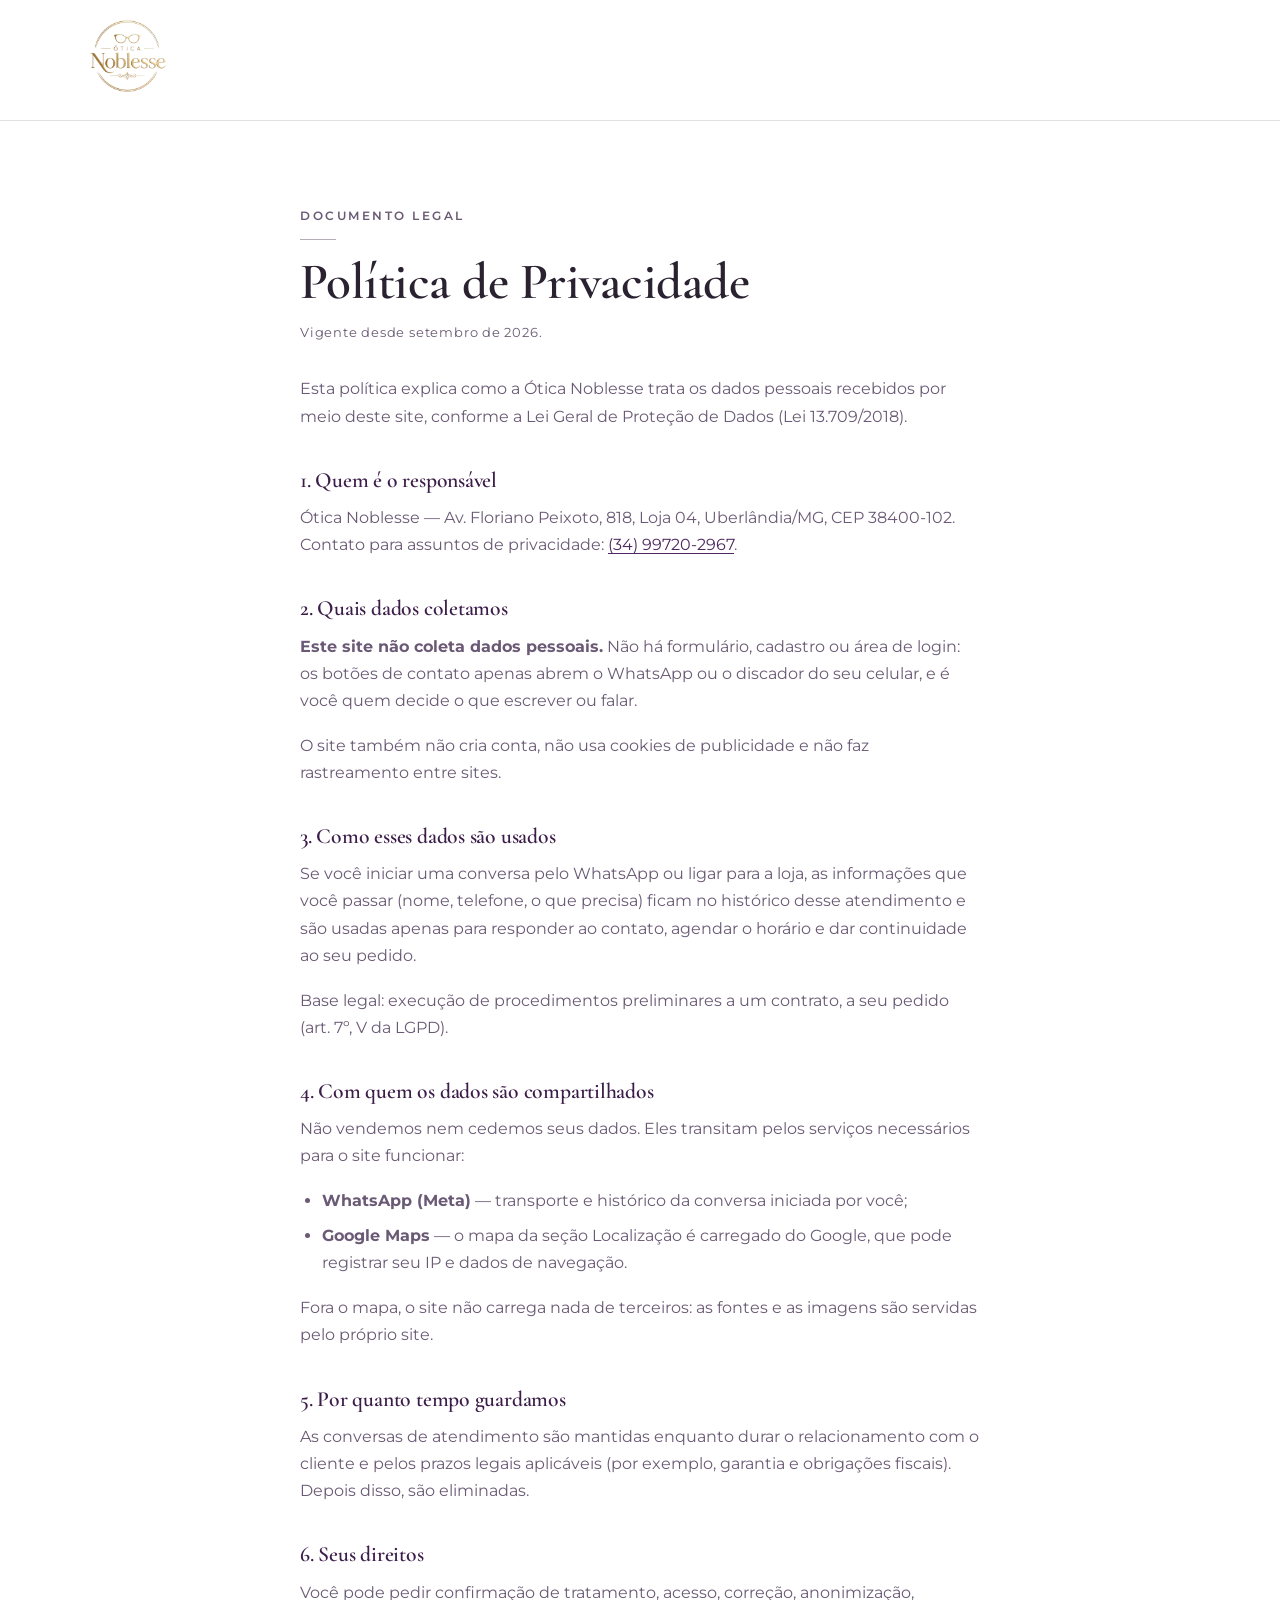
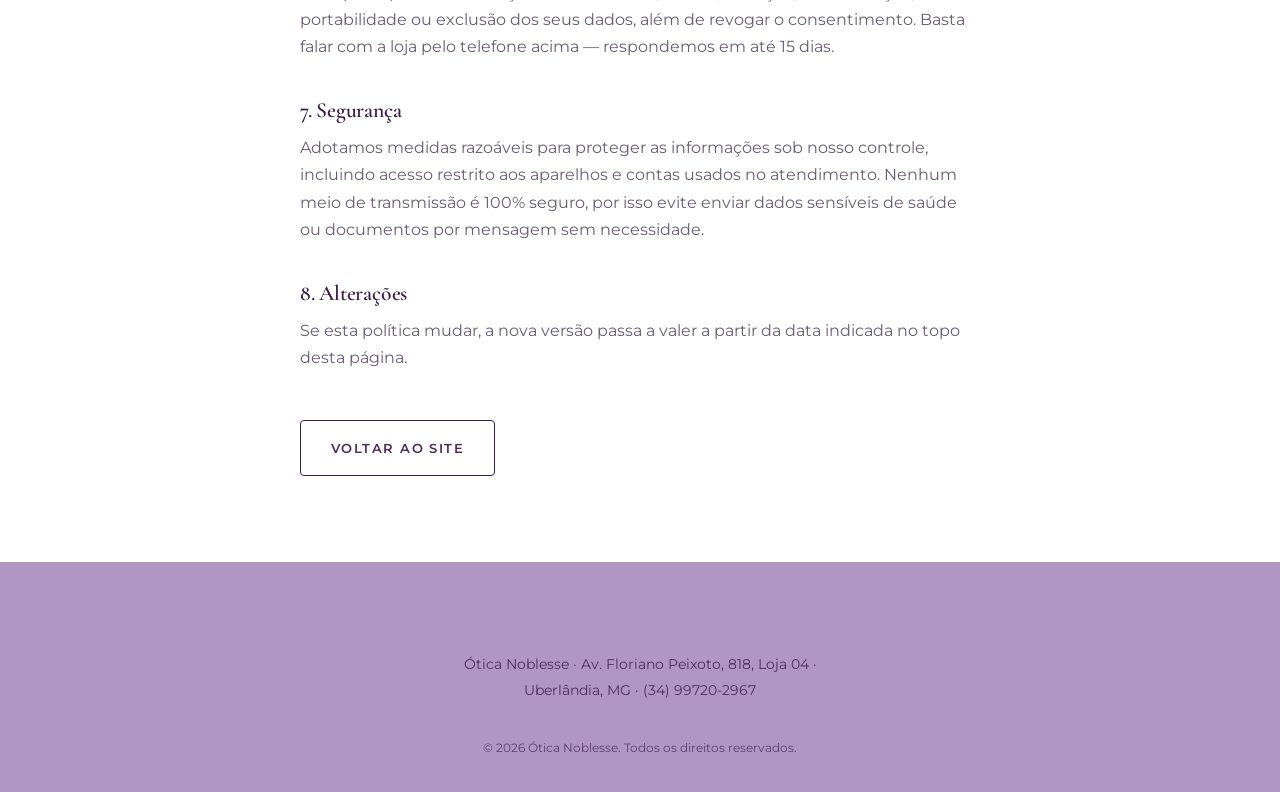
<file: politica-de-privacidade.html>
<!doctype html>
<!--
  ÓTICA NOBLESSE — Política de Privacidade
  PENDENTE: preencher razão social e CNPJ nos dois pontos marcados abaixo
  (procure por "PENDENTE"). O restante descreve exatamente o que o site faz:
  o formulário não armazena nada, apenas monta uma mensagem de WhatsApp.
-->
<html lang="pt-BR">
<head>
<meta charset="utf-8">
<meta name="viewport" content="width=device-width, initial-scale=1, viewport-fit=cover">
<title>Política de Privacidade | Ótica Noblesse</title>
<meta name="description" content="Como a Ótica Noblesse trata os dados pessoais enviados pelo site: finalidade, base legal, compartilhamento e direitos do titular (LGPD).">
<meta name="robots" content="index,follow">
<meta name="theme-color" content="#BEA5CE">
<link rel="icon" type="image/svg+xml" href="data:image/svg+xml,%3Csvg xmlns='http://www.w3.org/2000/svg' viewBox='0 0 64 64'%3E%3Crect width='64' height='64' rx='14' fill='%233C1D49'/%3E%3Cg fill='none' stroke='%23D8B978' stroke-width='2.6' stroke-linecap='round' stroke-linejoin='round'%3E%3Ccircle cx='21' cy='34' r='11'/%3E%3Ccircle cx='43' cy='34' r='11'/%3E%3Cpath d='M32 32c0-4 2-6 5-6'/%3E%3Cpath d='M10 32c0-6 3-9 6-10M54 32c0-6-3-9-6-10'/%3E%3C/g%3E%3C/svg%3E">
<link rel="preload" href="assets/fonts/montserrat-var-400-700.woff2" as="font" type="font/woff2" crossorigin>
<link rel="stylesheet" href="assets/css/styles.css">
</head>
<body class="legal-page">

<header class="legal-header">
  <div class="shell">
    <a class="logo" href="index.html" aria-label="Voltar para a página inicial da Ótica Noblesse">
      <img class="logo-img" src="assets/img/logo-noblesse-240.webp" srcset="assets/img/logo-noblesse-240.webp 240w, assets/img/logo-noblesse-480.webp 480w" sizes="72px" width="240" height="228" alt="">
    </a>
  </div>
</header>

<main class="shell legal">
  <p class="eyebrow">Documento legal</p>
  <h1>Política de Privacidade</h1>
  <p class="legal-date">Vigente desde setembro de 2026.</p>

  <p>
    Esta política explica como a Ótica Noblesse trata os dados pessoais recebidos
    por meio deste site, conforme a Lei Geral de Proteção de Dados (Lei 13.709/2018).
  </p>

  <h2>1. Quem é o responsável</h2>
  <p>
    <!-- PENDENTE: substituir pela razão social e pelo CNPJ registrados. -->
    Ótica Noblesse — Av. Floriano Peixoto, 818, Loja 04, Uberlândia/MG, CEP 38400-102.
    Contato para assuntos de privacidade: <a href="https://wa.me/5534997202967" target="_blank" rel="noopener">(34) 99720-2967</a>.
  </p>

  <h2>2. Quais dados coletamos</h2>
  <p>
    <strong>Este site não coleta dados pessoais.</strong> Não há formulário, cadastro
    ou área de login: os botões de contato apenas abrem o WhatsApp ou o discador do
    seu celular, e é você quem decide o que escrever ou falar.
  </p>
  <p>
    O site também não cria conta, não usa cookies de publicidade e não faz
    rastreamento entre sites.
  </p>

  <h2>3. Como esses dados são usados</h2>
  <p>
    Se você iniciar uma conversa pelo WhatsApp ou ligar para a loja, as informações
    que você passar (nome, telefone, o que precisa) ficam no histórico desse
    atendimento e são usadas apenas para responder ao contato, agendar o horário e
    dar continuidade ao seu pedido.
  </p>
  <p>
    Base legal: execução de procedimentos preliminares a um contrato, a seu pedido
    (art. 7º, V da LGPD).
  </p>

  <h2>4. Com quem os dados são compartilhados</h2>
  <p>
    Não vendemos nem cedemos seus dados. Eles transitam pelos serviços necessários
    para o site funcionar:
  </p>
  <ul>
    <li><strong>WhatsApp (Meta)</strong> — transporte e histórico da conversa iniciada por você;</li>
    <li><strong>Google Maps</strong> — o mapa da seção Localização é carregado do Google, que pode registrar seu IP e dados de navegação.</li>
  </ul>
  <p>
    Fora o mapa, o site não carrega nada de terceiros: as fontes e as imagens são
    servidas pelo próprio site.
  </p>

  <h2>5. Por quanto tempo guardamos</h2>
  <p>
    As conversas de atendimento são mantidas enquanto durar o relacionamento com o
    cliente e pelos prazos legais aplicáveis (por exemplo, garantia e obrigações
    fiscais). Depois disso, são eliminadas.
  </p>

  <h2>6. Seus direitos</h2>
  <p>
    Você pode pedir confirmação de tratamento, acesso, correção, anonimização,
    portabilidade ou exclusão dos seus dados, além de revogar o consentimento. Basta
    falar com a loja pelo telefone acima — respondemos em até 15 dias.
  </p>

  <h2>7. Segurança</h2>
  <p>
    Adotamos medidas razoáveis para proteger as informações sob nosso controle,
    incluindo acesso restrito aos aparelhos e contas usados no atendimento. Nenhum
    meio de transmissão é 100% seguro, por isso evite enviar dados sensíveis de saúde
    ou documentos por mensagem sem necessidade.
  </p>

  <h2>8. Alterações</h2>
  <p>
    Se esta política mudar, a nova versão passa a valer a partir da data indicada no
    topo desta página.
  </p>

  <p class="legal-back"><a class="btn btn-outline" href="index.html">Voltar ao site</a></p>
</main>

<footer class="site-footer">
  <div class="shell footer-inner">
    <p class="footer-nap">
      Ótica Noblesse · Av. Floriano Peixoto, 818, Loja 04 · Uberlândia, MG ·
      <a href="tel:+5534997202967">(34) 99720-2967</a>
    </p>
    <p class="footer-legal">© <span id="ano-legal"></span> Ótica Noblesse. Todos os direitos reservados.</p>
  </div>
</footer>

<script>
  document.getElementById('ano-legal').textContent = new Date().getFullYear();
</script>
</body>
</html>
</file>
<file: assets/css/styles.css>
/* ==========================================================================
   ÓTICA NOBLESSE — estilos do site institucional
   Paleta tirada das fotos reais da loja: parede lilás, latão das prateleiras,
   parede de fundo em ameixa, poltronas de veludo rosa-lilás, piso branco.
   Ordem: tokens → base → componentes → seções → responsivo.
   ========================================================================== */

/* ---------------------------------------------------------- 0. TIPOGRAFIA
   Fontes servidas pelo próprio site (assets/fonts), não pelo Google. Isso tira
   uma folha de estilo externa do caminho crítico — era ela que segurava a
   primeira renderização em celular. Subconjunto latin: cobre todo o português.
   Montserrat é variável (um arquivo para os pesos 400 a 700). */
@font-face{
  font-family:"Montserrat";
  src:url("../fonts/montserrat-var-400-700.woff2") format("woff2");
  font-weight:400 700;font-style:normal;font-display:swap;
}
@font-face{
  font-family:"Cormorant Garamond";
  src:url("../fonts/cormorant-600.woff2") format("woff2");
  font-weight:600;font-style:normal;font-display:swap;
}
@font-face{
  font-family:"Cormorant Garamond";
  src:url("../fonts/cormorant-600-italic.woff2") format("woff2");
  font-weight:600;font-style:italic;font-display:swap;
}

/* --------------------------------------------------------------- 1. TOKENS */
:root{
  /* cores */
  --plum-900:#2B1236;
  --plum-800:#3C1D49;
  --plum-700:#4E2860;
  --plum-500:#7A4E92;
  --lilac-500:#A97CC4;
  /* lilás do logo: cor de fundo das áreas de destaque (texto em ameixa por cima) */
  --lilac-logo:#BEA5CE;
  --lilac-logo-deep:#B196C3;
  --lilac-400:#C0A0D8;
  --lilac-300:#D9BFE6;
  --lilac-100:#EDE0F4;
  --lilac-50:#F8F3FB;
  --gold-700:#8A6829;   /* dourado legível sobre fundo claro (AA) */
  --gold-500:#C9A55C;
  --gold-400:#D8B978;
  --gold-200:#EEDDB2;
  --gold-logo:#B98A3C;  /* dourado do logo, no tom sombreado: aparece sobre o lilás */
  --rose-300:#D8B6C6;
  --ink:#2A2230;
  --muted:#6B5A75;
  --muted-light:rgba(255,255,255,.76);
  --white:#fff;
  --line:rgba(58,29,73,.14);
  --line-gold:rgba(201,165,92,.34);
  --whats:#25D366;
  --whats-dark:#128C4A;

  /* tipografia */
  --font-display:"Cormorant Garamond",Georgia,"Times New Roman",serif;
  --font-body:"Montserrat","Segoe UI",Arial,sans-serif;

  /* medidas */
  --shell:1180px;
  --gutter:clamp(20px,5vw,40px);
  --header-h:68px;
  --radius:4px;
  --radius-lg:10px;
  --tr:260ms cubic-bezier(.2,.7,.3,1);
  --shadow-sm:0 2px 10px rgba(43,18,54,.06);
  --shadow-md:0 14px 40px rgba(43,18,54,.10);
  --shadow-lg:0 26px 70px rgba(43,18,54,.18);
}
@media (min-width:880px){ :root{ --header-h:88px; } }

/* ----------------------------------------------------------------- 2. BASE */
*,*::before,*::after{box-sizing:border-box;}
html{scroll-behavior:smooth;scroll-padding-top:calc(var(--header-h) + 12px);-webkit-text-size-adjust:100%;}
body{
  margin:0;
  background:var(--white);
  color:var(--ink);
  font:400 16px/1.7 var(--font-body);
  -webkit-font-smoothing:antialiased;
  overflow-x:hidden;
}
img,svg,iframe{display:block;max-width:100%;}
img{height:auto;}
a{color:inherit;text-decoration:none;}
ul,ol{margin:0;padding:0;list-style:none;}
p{margin:0 0 1.1em;}
p:last-child{margin-bottom:0;}
h1,h2,h3{margin:0;font-family:var(--font-display);font-weight:600;line-height:1.12;letter-spacing:-.01em;}
address{font-style:normal;}
button{font:inherit;color:inherit;}

:focus-visible{outline:2px solid var(--gold-500);outline-offset:3px;border-radius:2px;}

.skip-link{
  position:fixed;top:10px;left:10px;z-index:200;
  transform:translateY(-200%);
  background:var(--plum-800);color:var(--white);
  padding:10px 18px;border-radius:var(--radius);font-size:.85rem;
  transition:transform var(--tr);
}
.skip-link:focus{transform:translateY(0);}

.shell{width:100%;max-width:var(--shell);margin-inline:auto;padding-inline:var(--gutter);}

/* rótulo pequeno em versalete dourado */
.eyebrow{
  margin:0 0 14px;
  font-size:.72rem;font-weight:600;letter-spacing:.22em;text-transform:uppercase;
  color:var(--gold-700);
}
.eyebrow-light{color:var(--gold-400);}
.eyebrow::after{
  content:"";display:block;width:36px;height:1px;margin-top:12px;
  background:currentColor;opacity:.5;
}

.section{padding:clamp(64px,10vw,116px) 0;}
.section-lilac{background:linear-gradient(180deg,var(--lilac-50),#FDFBFE);}
.section-plum{background:linear-gradient(180deg,var(--lilac-logo),var(--lilac-logo-deep));color:var(--plum-800);}
.section-plum a{color:var(--plum-800);}
.section-plum .eyebrow-light{color:var(--plum-700);}
.section-plum .btn-ghost{border-color:var(--plum-800);color:var(--plum-800);}
.section-plum .btn-ghost:hover{background:var(--plum-800);border-color:var(--plum-800);color:var(--white);}

.section-head{max-width:640px;margin-bottom:clamp(36px,5vw,60px);}
.section-head-center{margin-inline:auto;text-align:center;}
.section-head-center .eyebrow::after{margin-inline:auto;}
.section-title{font-size:clamp(2rem,5.2vw,3.15rem);}
.section-lead{margin-top:18px;color:var(--muted);font-size:1.02rem;}
.section-head-light .section-lead{color:rgba(60,29,73,.82);}

/* Revelação suave ao entrar na viewport.
   O estado inicial invisível só é aplicado quando o JS está de pé (classe .js
   no <html>): sem JS — ou se o script quebrar — o conteúdo aparece normalmente. */
.js .reveal{opacity:0;transform:translateY(18px);transition:opacity .7s ease,transform .7s cubic-bezier(.2,.7,.3,1);}
.js .reveal.is-visible{opacity:1;transform:none;}
/* Divisor dourado entre seções: altura zero, então não abre faixa de fundo na
   emenda. Sem JS o filete já nasce desenhado (a regra de escala só vale sob
   .js), seguindo a mesma filosofia do .reveal. */
.divisor{display:block;height:0;position:relative;}
.divisor::before{
  content:"";position:absolute;top:0;left:0;right:0;
  margin-inline:auto;width:calc(100% - var(--gutter) * 2);max-width:var(--shell);
  height:1px;background:linear-gradient(90deg,transparent,var(--gold-400),transparent);
}
.js .divisor::before{
  transform:scaleX(0);transform-origin:center;
  transition:transform 1s cubic-bezier(.2,.7,.3,1);
}
.js .divisor.is-visible::before{transform:scaleX(1);}

@media (prefers-reduced-motion:reduce){
  html{scroll-behavior:auto;}
  .js .reveal{opacity:1;transform:none;transition:none;}
  .js .divisor::before{transform:scaleX(1);transition:none;}
  /* As demais anulações de animação ficam no fim do arquivo (seção 17):
     precisam vir DEPOIS das regras que sobrescrevem, senão perdem na cascata. */
  *,*::before,*::after{animation-duration:.001ms !important;transition-duration:.001ms !important;}
}

/* -------------------------------------------------- 2b. INTRO DE MARCA
   Linha do tempo (total 3,0s, tudo em CSS — não espera o main.js):
     0,15s  logo entra com fade + subida (0,9s)
     1,55s  deriva lenta do conjunto até a saída, para não ficar congelado
     2,25s  o logo sai de cena: sobe um pouco e desbota (0,5s)
     2,30s  Ken Burns do hero começa — a foto já está viva quando a cortina abre
     2,45s  overlay faz fade-out (0,55s) e o conteúdo do hero sobe junto
     3,00s  fim: visibility:hidden + pointer-events:none pelo fill "forwards",
            então mesmo que o JS não remova o nó, ele para de bloquear a página
   Só aparece sob .com-intro, classe decidida no <head>: sem JS, sem primeira
   visita ou com "reduzir movimento", o overlay nunca é pintado. */
.intro{display:none;}
.com-intro{overflow:hidden;}
.com-intro body{overflow:hidden;}
.com-intro .intro{
  display:grid;place-items:center;
  position:fixed;inset:0;z-index:300;
  /* brilho ameixa atrás da placa, para ela não flutuar num fundo chapado */
  background:
    radial-gradient(ellipse 70% 55% at 50% 46%, #C9B2D8 0%, var(--lilac-logo) 55%, var(--lilac-logo-deep) 100%);
  animation:intro-sai .55s cubic-bezier(.4,0,.2,1) 2.45s forwards;
}
@keyframes intro-sai{
  to{opacity:0;visibility:hidden;pointer-events:none;}
}

/* O conteúdo do hero sobe junto com a cortina saindo: os dois movimentos se
   sobrepõem, e é essa sobreposição que faz a passagem parecer contínua.
   Termina em 2,95s — antes de o JS remover a classe .com-intro em 3,05s,
   senão a animação seria cancelada no meio. */
.com-intro .hero-inner{ animation:hero-entra .5s ease-out 2.45s both; }
@keyframes hero-entra{
  from{opacity:.4;transform:translateY(12px);}
  to{opacity:1;transform:translateY(0);}
}
/* O conjunto respira devagar durante o intro e depois SAI DE CENA sozinho,
   um pouco antes da cortina ameixa. Sem essa saída própria, o logo ficava
   parado em cima do conteúdo do hero enquanto tudo desbotava junto — o que
   lê como corte, principalmente no celular, onde ele cai sobre o título. */
.intro-marca{
  display:flex;flex-direction:column;align-items:center;gap:16px;
  animation:
    intro-deriva 2.25s ease-out both,
    intro-marca-sai .5s cubic-bezier(.4,0,.6,1) 2.25s forwards;
}
@keyframes intro-deriva{ from{transform:scale(1);} to{transform:scale(1.025);} }
/* começa exatamente onde a deriva parou, para não dar salto na emenda */
@keyframes intro-marca-sai{
  from{opacity:1;transform:scale(1.025) translateY(0);}
  to{opacity:0;transform:scale(1.10) translateY(-10px);}
}

/* O logo entra com fade + leve subida e depois segue a deriva do conjunto. */
.intro-logo{
  display:block;width:clamp(180px,42vw,280px);height:auto;
  opacity:0;transform:translateY(8px);
  animation:intro-logo .9s ease-out .15s forwards;
}
@keyframes intro-logo{ to{opacity:1;transform:translateY(0);} }

/* ----------------------------------------------------------- 3. COMPONENTES */
.btn{
  display:inline-flex;align-items:center;justify-content:center;gap:10px;
  padding:16px 30px;border:1px solid transparent;border-radius:var(--radius);
  font-size:.82rem;font-weight:600;letter-spacing:.11em;text-transform:uppercase;
  cursor:pointer;text-align:center;
  transition:background var(--tr),color var(--tr),border-color var(--tr),transform var(--tr),box-shadow var(--tr);
}
.btn:hover{transform:translateY(-2px);}
.btn:active{transform:translateY(0);}
.btn-sm{padding:12px 20px;font-size:.72rem;}
.btn-block{width:100%;}

.btn-gold{
  position:relative;overflow:hidden;
  background:linear-gradient(135deg,var(--gold-400),var(--gold-500));
  color:var(--plum-900);box-shadow:0 8px 24px rgba(201,165,92,.30);
}
.btn-gold:hover{background:linear-gradient(135deg,var(--gold-200),var(--gold-400));box-shadow:0 12px 30px rgba(201,165,92,.42);}
/* brilho diagonal que atravessa o botão uma vez por hover/foco — sem loop */
.btn-gold::after{
  content:"";position:absolute;inset:0;pointer-events:none;
  background:linear-gradient(105deg,
    transparent 32%,
    rgba(238,221,178,.55) 44%,
    rgba(255,255,255,.75) 50%,
    rgba(238,221,178,.55) 56%,
    transparent 68%);
  transform:translateX(-130%);
}
.btn-gold:hover::after,
.btn-gold:focus-visible::after{animation:btn-brilho .56s ease-out;}
@keyframes btn-brilho{
  from{transform:translateX(-130%);}
  to{transform:translateX(130%);}
}

.btn-ghost{border-color:rgba(255,255,255,.55);color:var(--white);}
.btn-ghost:hover{background:rgba(255,255,255,.12);border-color:var(--white);}

.btn-outline{border-color:var(--plum-800);color:var(--plum-800);}
.btn-outline:hover{background:var(--plum-800);color:var(--white);}

.btn-plum{background:var(--plum-800);color:var(--white);}
.btn-plum:hover{background:var(--plum-700);box-shadow:var(--shadow-md);}

.btn-whats{background:var(--whats-dark);color:var(--white);}
.btn-whats:hover{background:#0F7A41;}
.btn-whats svg{width:22px;height:22px;flex:none;}

.link-arrow{
  display:inline-flex;align-items:center;gap:8px;
  font-size:.74rem;font-weight:600;letter-spacing:.14em;text-transform:uppercase;
  color:var(--gold-400);
}
.link-arrow::after{content:"→";transition:transform var(--tr);}

/* ------------------------------------------------------------- 4. HEADER */
.site-header{
  position:fixed;inset:0 0 auto;z-index:100;
  padding-top:env(safe-area-inset-top,0px);
  transition:background var(--tr),box-shadow var(--tr);
}
.site-header::before{
  content:"";position:absolute;inset:0;
  background:linear-gradient(180deg,rgba(62,44,76,.5),rgba(62,44,76,0));
  transition:opacity var(--tr);
}
.header-inner{
  position:relative;display:flex;align-items:center;justify-content:space-between;gap:20px;
  height:var(--header-h);
}
.site-header.is-scrolled{background:rgba(255,255,255,.97);box-shadow:0 1px 0 var(--line),0 10px 30px rgba(43,18,54,.07);}
.site-header.is-scrolled::before{opacity:0;}

/* Logo oficial em imagem (dourado, fundo transparente). Não muda de cor com o
   header: o dourado funciona sobre o hero e sobre o branco. */
.logo{display:inline-flex;align-items:center;}
.logo-img{display:block;width:auto;height:62px;}
@media (min-width:880px){ .logo-img{height:80px;} }

.nav{display:flex;align-items:center;gap:clamp(16px,2.2vw,30px);}
.nav-list{display:none;gap:clamp(14px,1.8vw,26px);}
.nav-list a{
  position:relative;font-size:.78rem;font-weight:500;letter-spacing:.1em;text-transform:uppercase;
  color:var(--white);opacity:.9;padding-block:6px;white-space:nowrap;
}
.nav-list a::after{
  content:"";position:absolute;left:0;bottom:0;width:0;height:1px;background:var(--gold-400);
  transition:width var(--tr);
}
.nav-list a:hover::after,.nav-list a.is-active::after{width:100%;}
.site-header.is-scrolled .nav-list a{color:var(--plum-800);opacity:1;}

.nav-cta{display:none;align-items:center;gap:clamp(12px,1.6vw,18px);}
.nav-cta .btn{white-space:nowrap;}
.nav-phone{display:inline-flex;align-items:center;gap:8px;color:var(--white);font-size:.84rem;font-weight:600;letter-spacing:.02em;white-space:nowrap;}
.nav-phone svg{width:17px;height:17px;color:var(--gold-400);flex:none;}
/* entre 880 e 1100px o espaço é curto: o telefone sai, o botão de agendar fica */
@media (min-width:880px) and (max-width:1099px){ .nav-phone{display:none;} }
.site-header.is-scrolled .nav-phone{color:var(--plum-800);}
.site-header.is-scrolled .nav-phone svg{color:var(--gold-700);}

.menu-toggle{
  width:44px;height:44px;display:grid;place-items:center;
  background:none;border:1px solid rgba(255,255,255,.4);border-radius:var(--radius);cursor:pointer;
  transition:border-color var(--tr),background var(--tr);
}
.site-header.is-scrolled .menu-toggle{border-color:var(--line);}
.menu-bars{display:block;width:18px;}
.menu-bars i{display:block;height:1.5px;background:var(--white);margin:4px 0;transition:transform var(--tr),opacity var(--tr),background var(--tr);}
.site-header.is-scrolled .menu-bars i{background:var(--plum-800);}
.menu-toggle[aria-expanded="true"] .menu-bars i:nth-child(1){transform:translateY(5.5px) rotate(45deg);}
.menu-toggle[aria-expanded="true"] .menu-bars i:nth-child(2){opacity:0;}
.menu-toggle[aria-expanded="true"] .menu-bars i:nth-child(3){transform:translateY(-5.5px) rotate(-45deg);}

/* painel mobile */
@media (max-width:879px){
  .nav{
    position:fixed;left:0;right:0;top:calc(var(--header-h) + env(safe-area-inset-top,0px));
    flex-direction:column;align-items:stretch;gap:0;
    background:var(--white);
    padding:8px var(--gutter) calc(26px + env(safe-area-inset-bottom,0px));
    box-shadow:var(--shadow-md);
    transform:translateY(-12px);opacity:0;visibility:hidden;pointer-events:none;
    transition:opacity var(--tr),transform var(--tr),visibility var(--tr);
    max-height:calc(100dvh - var(--header-h));overflow-y:auto;
  }
  .nav.is-open{transform:none;opacity:1;visibility:visible;pointer-events:auto;}
  .nav-list{display:flex;flex-direction:column;gap:0;}
  .nav-list a{color:var(--plum-800);opacity:1;font-size:.9rem;padding:16px 0;border-bottom:1px solid var(--line);display:block;}
  .nav-cta{display:flex;flex-direction:column;align-items:stretch;gap:14px;margin-top:22px;}
  .nav-phone{color:var(--plum-800);justify-content:center;font-size:1rem;}
  .nav-phone svg{color:var(--gold-700);}
  .nav-cta .btn{width:100%;padding:16px 20px;font-size:.78rem;}
}
@media (min-width:880px){
  .nav-list,.nav-cta{display:flex;}
  .menu-toggle{display:none;}
}

/* --------------------------------------------------------------- 5. HERO */
.hero{
  position:relative;isolation:isolate;
  min-height:100svh;min-height:100vh;
  display:flex;flex-direction:column;justify-content:flex-end;
  padding-top:calc(var(--header-h) + 40px);
  padding-bottom:clamp(64px,11vh,120px);
  color:var(--white);overflow:hidden;
}
.hero-media{position:absolute;inset:0;z-index:-2;overflow:hidden;}
.hero-media img{width:100%;height:100%;object-fit:cover;object-position:50% 46%;}
/* Ken Burns: começa quando o overlay termina de sumir. O atraso vem da
   variável --intro-delay, definida no <head> (1,2s na primeira visita, 0s nas
   demais) — se fosse por classe, removê-la no fim do intro reiniciaria a
   animação no meio. "both" mantém o zoom inicial durante a espera. */
/* sem will-change: a animação de transform já é composta na GPU, e manter a
   camada promovida depois que ela acaba só gasta memória no celular */
.hero-media img{animation:hero-kenburns 9s ease-out var(--intro-delay, 0s) both;}
@keyframes hero-kenburns{
  from{transform:scale(1.06);}
  to{transform:scale(1);}
}
.hero::after{
  content:"";position:absolute;inset:0;z-index:-1;
  background:
    linear-gradient(180deg,rgba(62,44,76,.5) 0%,rgba(62,44,76,.22) 34%,rgba(62,44,76,.78) 86%,rgba(62,44,76,.88) 100%);
}
.hero-inner{max-width:760px;}
.hero-title{font-size:clamp(2.85rem,10vw,5.6rem);line-height:1.02;text-shadow:0 2px 30px rgba(43,18,54,.35);}
.hero-title em{font-style:italic;color:var(--gold-200);}
.hero-sub{
  margin-top:22px;max-width:52ch;font-size:clamp(1rem,2.4vw,1.14rem);
  color:rgba(255,255,255,.92);
}
.hero-actions{display:flex;flex-wrap:wrap;gap:14px;margin-top:32px;}
.hero-actions .btn{flex:1 1 240px;}
.hero-proof{
  display:flex;flex-wrap:wrap;gap:10px 22px;margin-top:30px;
  font-size:.78rem;letter-spacing:.06em;color:rgba(255,255,255,.82);
}
.hero-proof li{display:flex;align-items:center;gap:10px;}
.hero-proof li::before{content:"";width:5px;height:5px;border-radius:50%;background:var(--gold-400);flex:none;}

/* Faixa de inauguração: encostada sob o header fixo, sem tirar o hero do topo
   da página. Só fica visível quando o JS libera (ver main.js). */
.hero-banner{
  position:absolute;left:0;right:0;z-index:5;
  top:calc(var(--header-h) + env(safe-area-inset-top,0px));
  background:linear-gradient(90deg, rgba(190,165,206,.97), rgba(177,150,195,.97));
  border-block:1px solid rgba(201,165,92,.5);
}
.hero-banner-inner{
  display:flex;flex-wrap:wrap;align-items:center;justify-content:center;
  gap:10px 24px;padding-block:12px;text-align:center;
}
.hero-banner-text{
  margin:0;display:flex;flex-wrap:wrap;align-items:center;justify-content:center;gap:4px 14px;
}
.hero-banner strong{
  font-size:.74rem;font-weight:700;letter-spacing:.16em;text-transform:uppercase;
  color:var(--plum-800);
}
.hero-banner span{font-size:.84rem;color:rgba(60,29,73,.88);}
.hero-banner .btn{flex:none;}
/* O conteúdo do hero é alinhado embaixo, então a faixa ocupa espaço que já
   estava vazio. A folga abaixo é só o suficiente para o texto não passar por
   baixo da faixa em telas baixas (medido em 375x667 e 390x844): um empurrão
   maior jogaria a linha de prova para fora da primeira dobra e aumentaria o
   deslocamento de layout quando a faixa entra. */
.evento-ativo .hero{padding-top:calc(var(--header-h) + 96px);}
@media (max-width:620px){
  .hero-banner-inner{gap:12px;padding-block:14px;}
  .hero-banner span{font-size:.8rem;}
  .evento-ativo .hero{padding-top:calc(var(--header-h) + 152px);}
}
/* Em tela baixa (iPhone SE e afins) a faixa come ~130px do hero. Para os
   botões de agendamento não saírem da primeira dobra, o hero se compacta:
   a linha de prova sai e título, texto e respiros encolhem. Entre exibir três
   selos e manter o CTA visível, o CTA ganha. */
@media (max-height:700px){
  .evento-ativo .hero-proof{display:none;}
  .evento-ativo .hero{padding-bottom:clamp(28px,5vh,48px);}
  .evento-ativo .hero-title{font-size:clamp(2.1rem,7.6vw,3rem);}
  .evento-ativo .hero-sub{margin-top:14px;font-size:.95rem;}
  .evento-ativo .hero-actions{margin-top:20px;gap:10px;}
  .evento-ativo .hero-actions .btn{padding-block:14px;}
}

.hero-scroll{
  position:absolute;left:50%;bottom:22px;transform:translateX(-50%);
  width:26px;height:42px;border:1px solid rgba(255,255,255,.45);border-radius:14px;
  display:none;
}
.hero-scroll span{
  position:absolute;left:50%;top:9px;width:3px;height:7px;border-radius:2px;
  background:var(--gold-400);transform:translateX(-50%);
  animation:scrollDot 1.8s ease-in-out infinite;
}
@keyframes scrollDot{0%,100%{opacity:0;transform:translate(-50%,0);}40%{opacity:1;}70%{opacity:0;transform:translate(-50%,13px);}}
@media (min-width:880px) and (min-height:700px){ .hero-scroll{display:block;} }

/* ------------------------------------------------- 6. DIFERENCIAIS (âmbar)
   Composição deliberadamente assimétrica: um bloco de destaque com foto grande
   e moldura dourada + três itens menores, sem caixa e sem sombra. Nada de
   quatro cards idênticos com ícone em círculo. */
.section-champagne{background:linear-gradient(180deg,#FBF4E6 0%,#FDF9F1 58%,#FFFDFA 100%);}

.dif-head{margin-bottom:clamp(34px,5vw,56px);}
.dif-head .section-title{max-width:16ch;}
@media (min-width:900px){
  .dif-head{display:grid;grid-template-columns:minmax(0,1.05fr) minmax(0,.95fr);gap:clamp(32px,5vw,64px);align-items:end;}
  .dif-head .section-lead{margin-top:0;padding-bottom:6px;}
}

/* destaque */
.dif-hero{
  display:grid;grid-template-columns:1fr;
  background:var(--white);
  border:1px solid rgba(201,165,92,.55);
  border-radius:var(--radius);
  box-shadow:0 26px 60px rgba(138,104,41,.10);
  overflow:hidden;
}
@media (min-width:880px){ .dif-hero{grid-template-columns:minmax(0,.8fr) minmax(0,1.2fr);} }

.dif-hero-media{position:relative;margin:0;background:var(--plum-900);}
.dif-hero-media img{
  width:100%;height:100%;object-fit:cover;object-position:50% 34%;
  aspect-ratio:4/3;
}
/* No desktop a altura do bloco é definida pela moldura, não pela proporção
   original da foto — por isso a imagem é posicionada de forma absoluta. */
@media (min-width:880px){
  .dif-hero-media{min-height:clamp(340px,32vw,448px);}
  .dif-hero-media img{position:absolute;inset:0;aspect-ratio:auto;}
}
.dif-hero-media::after{
  content:"";position:absolute;inset:auto 0 0;height:52%;
  background:linear-gradient(180deg,rgba(43,18,54,0),rgba(43,18,54,.78));
}
.dif-hero-media figcaption{
  position:absolute;left:0;bottom:0;z-index:1;padding:0 22px 20px;
  font-size:.68rem;font-weight:600;letter-spacing:.2em;text-transform:uppercase;
  color:var(--gold-200);
}

.dif-hero-body{display:flex;flex-direction:column;justify-content:center;padding:clamp(28px,4vw,54px);}
.dif-hero-body::before{
  content:"";width:52px;height:2px;margin-bottom:22px;
  background:linear-gradient(90deg,var(--gold-500),rgba(201,165,92,0));
}
.dif-hero-body h3{font-size:clamp(1.8rem,3.4vw,2.5rem);margin-bottom:16px;}
.dif-hero-body p{color:var(--muted);font-size:clamp(.98rem,1.5vw,1.06rem);max-width:46ch;}

/* os três itens menores */
.dif-list{margin-top:clamp(30px,4vw,48px);display:grid;grid-template-columns:1fr;}
@media (min-width:820px){ .dif-list{grid-template-columns:repeat(3,1fr);} }

.dif-item{
  display:flex;gap:18px;align-items:flex-start;
  padding:24px 0;border-top:1px solid rgba(201,165,92,.32);
}
.dif-item h3{font-size:1.22rem;margin-bottom:8px;}
.dif-item p{color:var(--muted);font-size:.92rem;}
@media (min-width:820px){
  .dif-item{flex-direction:column;gap:20px;padding:30px clamp(20px,2.4vw,32px) 0;border-left:1px solid rgba(201,165,92,.32);}
  .dif-item:first-child{padding-left:0;border-left:0;}
  .dif-item:last-child{padding-right:0;}
}

.dif-thumb{
  margin:0;flex:none;width:96px;overflow:hidden;
  border:1px solid rgba(201,165,92,.4);border-radius:var(--radius);
  background:var(--lilac-50);
}
.dif-thumb img{width:100%;aspect-ratio:4/3;object-fit:cover;transition:transform 700ms cubic-bezier(.2,.7,.3,1);}
.dif-item:hover .dif-thumb img{transform:scale(1.06);}
@media (min-width:820px){ .dif-thumb{width:100%;max-width:168px;} }

/* --------------------------------------------------------- 6b. ÍCONE BASE */
.card-icon{
  display:grid;place-items:center;width:52px;height:52px;margin-bottom:20px;
  border:1px solid var(--line-gold);border-radius:50%;color:var(--gold-700);
  background:linear-gradient(140deg,#FFF9EC,#FFFFFF);
}
.card-icon svg{width:26px;height:26px;}

/* ------------------------------------------------------- 6c. iVISION (tech)
   Faixa escura para marcar a "área de tecnologia" — mesma paleta do resto do
   site (ameixa + dourado), com uma grade discreta ao fundo. Os quatro cards
   usam divisórias de 1px (gap sobre fundo dourado), sem sombra e sem caixa. */
.section-tech{
  position:relative;overflow:hidden;color:var(--white);
  background:
    radial-gradient(1100px 560px at 14% -12%, rgba(122,78,146,.55), transparent 64%),
    linear-gradient(180deg, var(--plum-900) 0%, #35173F 52%, var(--plum-900) 100%);
}
.section-tech::before{
  content:"";position:absolute;inset:0;pointer-events:none;
  background-image:
    linear-gradient(rgba(201,165,92,.06) 1px, transparent 1px),
    linear-gradient(90deg, rgba(201,165,92,.06) 1px, transparent 1px);
  background-size:76px 76px;
  -webkit-mask-image:radial-gradient(circle at 50% 0%, #000, transparent 74%);
  mask-image:radial-gradient(circle at 50% 0%, #000, transparent 74%);
}
.section-tech .shell{position:relative;z-index:1;}
.section-tech a{color:var(--white);}

.tech-head{max-width:780px;margin-bottom:clamp(32px,4.5vw,52px);}
.tech-head .section-title{font-size:clamp(1.95rem,4.4vw,3rem);}
.tech-head .section-lead{color:var(--muted-light);}

.tech-main{display:grid;gap:clamp(24px,3.5vw,46px);grid-template-columns:1fr;align-items:center;}
@media (min-width:900px){ .tech-main{grid-template-columns:minmax(0,1.12fr) minmax(0,.88fr);} }

.tech-media{
  position:relative;margin:0;overflow:hidden;background:var(--plum-900);
  border:1px solid rgba(201,165,92,.45);border-radius:var(--radius);
}
.tech-media img,.ivision-video{display:block;width:100%;aspect-ratio:16/9;object-fit:cover;}
.tech-media::after{
  content:"";position:absolute;inset:auto 0 0;height:46%;
  background:linear-gradient(180deg, rgba(43,18,54,0), rgba(43,18,54,.86));
}
.tech-media figcaption{
  position:absolute;left:0;bottom:0;z-index:1;padding:0 20px 16px;
  font-size:.66rem;font-weight:600;letter-spacing:.2em;text-transform:uppercase;color:var(--gold-200);
}

.tech-text p{color:rgba(255,255,255,.86);}
.tech-note{
  margin-top:20px;padding-left:16px;border-left:2px solid var(--gold-500);
  font-size:.88rem;color:var(--gold-200);
}

.tech-cards{
  display:grid;grid-template-columns:1fr;gap:1px;
  margin-top:clamp(36px,5vw,58px);
  background:rgba(201,165,92,.24);
  border:1px solid rgba(201,165,92,.24);border-radius:var(--radius);overflow:hidden;
}
@media (min-width:640px){ .tech-cards{grid-template-columns:repeat(2,1fr);} }
@media (min-width:1080px){ .tech-cards{grid-template-columns:repeat(4,1fr);} }

.tech-card{
  display:flex;gap:16px;align-items:flex-start;
  padding:clamp(22px,2.4vw,28px);
  background:linear-gradient(180deg, var(--lilac-logo), var(--lilac-logo-deep));
  transition:background var(--tr);
}
.tech-card:hover{background:linear-gradient(180deg, #C6AFD5, var(--lilac-logo));}
.tech-card h3{font-size:1.14rem;line-height:1.3;margin-bottom:8px;color:var(--plum-800);}
.tech-card p{font-size:.88rem;color:rgba(60,29,73,.86);}
.tech-icon{flex:none;color:var(--gold-logo);line-height:0;}
.tech-icon svg{width:28px;height:28px;filter:drop-shadow(0 1px 0 rgba(255,255,255,.35));}
.tech-icon g{stroke-width:1.7;}
@media (min-width:1080px){
  .tech-card{flex-direction:column;gap:16px;}
  .tech-card h3{min-height:2.6em;}
}

.tech-cta{
  display:flex;flex-wrap:wrap;align-items:center;justify-content:space-between;gap:20px;
  margin-top:clamp(32px,4.5vw,50px);padding-top:clamp(26px,3vw,36px);
  border-top:1px solid rgba(201,165,92,.25);
}
.tech-cta p{margin:0;font-family:var(--font-display);font-size:clamp(1.3rem,2.6vw,1.8rem);}
.tech-cta-actions{display:flex;flex-wrap:wrap;gap:12px;}
@media (max-width:560px){
  .tech-cta-actions{width:100%;}
  .tech-cta-actions .btn{flex:1 1 100%;}
}

/* ---------------------------------------------------------- 7. SERVIÇOS */
.services{display:grid;gap:20px;grid-template-columns:1fr;}
@media (min-width:760px){ .services{grid-template-columns:repeat(2,1fr);} }
@media (min-width:1060px){ .services{grid-template-columns:repeat(4,1fr);} }

.service{
  border:1px solid var(--line);border-radius:var(--radius-lg);padding:28px 26px;
  background:var(--white);transition:transform var(--tr),box-shadow var(--tr),border-color var(--tr);
}
.service:hover{transform:translateY(-4px);box-shadow:var(--shadow-md);border-color:var(--line-gold);}
.service h3{font-size:1.32rem;margin-bottom:10px;}
.service p{color:var(--muted);font-size:.92rem;}

.service-featured{
  display:flex;flex-direction:column;gap:24px;justify-content:space-between;
  background:linear-gradient(150deg,var(--lilac-logo),var(--lilac-logo-deep));
  border-color:transparent;color:var(--plum-800);
}
.service-featured h3{font-size:1.7rem;}
.service-featured p{color:rgba(60,29,73,.88);font-size:.98rem;}
.service-featured .card-icon{border-color:rgba(185,138,60,.6);background:rgba(255,255,255,.25);color:var(--gold-logo);}
.service-featured .card-icon g{stroke-width:1.7;}
.service-featured .btn{align-self:flex-start;}
.service-body{display:flex;flex-direction:column;}
@media (min-width:760px){
  .service-featured{grid-column:span 2;flex-direction:row;align-items:center;gap:34px;}
  .service-featured .service-body{flex-direction:row;align-items:flex-start;gap:24px;}
  .service-featured .card-icon{margin-bottom:0;flex:none;}
  .service-featured .btn{align-self:center;flex:none;}
}
@media (min-width:1060px){ .service-featured{grid-column:span 4;} }

/* ------------------------------------------------------------ 8. MARCAS */
/* usado pelo botão "Ver catálogo completo", hoje comentado no HTML */
.marcas-cta{margin:26px 0 0;}
.brands{
  display:flex;flex-wrap:wrap;justify-content:center;align-items:center;
  gap:clamp(26px,5vw,58px);
  padding:38px 0 clamp(52px,7vw,76px);
  border-block:1px solid rgba(60,29,73,.18);
  margin-bottom:clamp(48px,7vw,76px);
}
.brand-logo{
  display:flex;flex-direction:column;align-items:center;gap:3px;
  color:rgba(60,29,73,.62);filter:saturate(0);
  transition:color var(--tr),filter var(--tr),transform var(--tr);
}
.brands li:hover .brand-logo,.brands li:focus-within .brand-logo{color:var(--plum-800);filter:none;transform:translateY(-2px);}
.brand-logo b{font-family:var(--font-display);font-weight:600;font-size:clamp(1.15rem,3.4vw,1.6rem);line-height:1;}
.brand-logo i{font-style:normal;font-size:.56rem;letter-spacing:.34em;text-transform:uppercase;opacity:.75;}
.brand-sabrina b{font-style:italic;letter-spacing:.02em;}
.brand-carmem b{letter-spacing:.06em;}
.brand-juliana b{font-style:italic;}
.brand-johnjohn b{font-family:var(--font-body);font-weight:700;font-size:clamp(.95rem,2.8vw,1.2rem);letter-spacing:.2em;text-transform:uppercase;}
.brand-fox b{font-family:var(--font-body);font-weight:700;letter-spacing:.3em;text-transform:uppercase;font-size:clamp(1rem,3vw,1.3rem);}

/* coleções (vitrine editorial) */
.collections{display:grid;gap:20px;grid-template-columns:1fr;}
@media (min-width:700px){ .collections{grid-template-columns:repeat(3,1fr);gap:24px;} }

.collection-link{display:block;position:relative;border-radius:var(--radius-lg);overflow:hidden;background:var(--plum-900);}
.collection figure{position:relative;margin:0;aspect-ratio:3/4;}
.collection img{width:100%;height:100%;object-fit:cover;transition:transform 900ms cubic-bezier(.2,.7,.3,1);}
.collection-link:hover img{transform:scale(1.05);}
.collection-link::after{
  content:"";position:absolute;inset:0;
  background:linear-gradient(180deg,rgba(43,18,54,0) 32%,rgba(43,18,54,.55) 62%,rgba(43,18,54,.92) 100%);
}
.collection-info{position:absolute;inset:auto 0 0;z-index:1;padding:26px 24px 24px;}
.collection-info h3{font-size:1.55rem;color:var(--white);}
.collection-info p{margin:8px 0 14px;font-size:.88rem;color:rgba(255,255,255,.82);}
.collection-link:hover .link-arrow::after{transform:translateX(5px);}

/* ---------------------------------------------------------- 8b. VITRINE
   Esteira contínua (marquee) com as fotos do acervo. O movimento é uma
   animação de transform, que roda no compositor e não repinta a página a cada
   quadro — por isso não devolve o jank que a otimização tirou.
   Pausa: no hover, no foco do teclado e no botão (WCAG 2.2.2, conteúdo em
   movimento precisa ter como parar). Com "reduzir movimento" no sistema, a
   esteira nasce parada e vira uma faixa de rolagem manual. */
.section-vitrine{background:linear-gradient(180deg,#FFFDFA,var(--lilac-50));overflow:hidden;}
.section-vitrine .section-head{max-width:680px;}

.vitrine{
  margin-top:clamp(28px,4vw,44px);
  -webkit-mask-image:linear-gradient(90deg,transparent,#000 6%,#000 94%,transparent);
  mask-image:linear-gradient(90deg,transparent,#000 6%,#000 94%,transparent);
}
.vitrine-trilho{
  --vgap:clamp(14px,2vw,22px);
  display:flex;width:max-content;gap:var(--vgap);
  animation:vitrine-desliza 56s linear infinite;
}
/* O trilho tem 12 slides e 11 vãos, então 50% da largura não corresponde a um
   bloco inteiro: falta meio vão. Sem esse ajuste, o loop dá um salto de ~11px
   a cada volta. */
@keyframes vitrine-desliza{
  from{transform:translate3d(0,0,0);}
  to{transform:translate3d(calc(-50% - var(--vgap) / 2),0,0);}
}
.vitrine:hover .vitrine-trilho,
.vitrine:focus-within .vitrine-trilho,
.vitrine-parada .vitrine-trilho{animation-play-state:paused;}

.vitrine-item{
  margin:0;flex:none;width:clamp(230px,26vw,330px);
  border:1px solid var(--line-gold);border-radius:var(--radius);
  overflow:hidden;background:var(--white);
}
.vitrine-item img{width:100%;aspect-ratio:4/3;object-fit:cover;}

.vitrine-rodape{
  display:flex;flex-wrap:wrap;align-items:center;justify-content:space-between;gap:14px;
  margin-top:clamp(22px,3vw,32px);
}
.vitrine-pausa{
  display:inline-flex;align-items:center;gap:9px;
  padding:9px 16px;background:none;cursor:pointer;
  border:1px solid var(--line);border-radius:100px;color:var(--muted);
  font-size:.74rem;letter-spacing:.1em;text-transform:uppercase;
  transition:border-color var(--tr),color var(--tr),background var(--tr);
}
.vitrine-pausa:hover{border-color:var(--gold-500);color:var(--plum-800);background:rgba(255,255,255,.7);}
.vitrine-pausa svg{width:17px;height:17px;}
.vitrine-pausa .icone-play{display:none;}
.vitrine-pausa[aria-pressed="true"] .icone-pausa{display:none;}
.vitrine-pausa[aria-pressed="true"] .icone-play{display:block;}

@media (prefers-reduced-motion:reduce){
  .vitrine{overflow-x:auto;scroll-snap-type:x mandatory;-webkit-mask-image:none;mask-image:none;}
  .vitrine-trilho{animation:none;}
  .vitrine-item{scroll-snap-align:center;}
}

/* ------------------------------------------------------- 9. DEPOIMENTOS */
.testimonials{position:relative;}
.testimonials-track{
  display:flex;gap:20px;overflow-x:auto;scroll-snap-type:x mandatory;
  padding-bottom:6px;margin-inline:calc(var(--gutter) * -1);padding-inline:var(--gutter);
  scrollbar-width:none;-ms-overflow-style:none;
}
.testimonials-track::-webkit-scrollbar{display:none;}
.testimonial{
  flex:0 0 min(100%,420px);scroll-snap-align:start;
  border:1px solid var(--line);border-radius:var(--radius-lg);padding:30px 28px;
  background:var(--white);box-shadow:var(--shadow-sm);
}
.testimonial .stars{color:var(--gold-500);letter-spacing:.2em;font-size:.9rem;margin-bottom:14px;}
.testimonial blockquote{margin:0;font-family:var(--font-display);font-size:1.28rem;line-height:1.45;color:var(--plum-800);}
.testimonial figcaption{display:flex;align-items:center;gap:12px;margin-top:20px;font-size:.86rem;color:var(--muted);}
.testimonial figcaption img{width:40px;height:40px;border-radius:50%;object-fit:cover;flex:none;}
.testimonials-nav{display:flex;align-items:center;gap:16px;margin-top:26px;}
.tst-btn{
  width:44px;height:44px;display:grid;place-items:center;flex:none;
  border:1px solid var(--line);border-radius:50%;background:var(--white);cursor:pointer;
  transition:border-color var(--tr),background var(--tr),color var(--tr);
}
.tst-btn:hover{border-color:var(--plum-800);background:var(--plum-800);color:var(--white);}
.tst-btn svg{width:20px;height:20px;}
.tst-btn[disabled]{opacity:.35;cursor:default;}
.tst-btn[disabled]:hover{background:var(--white);color:inherit;border-color:var(--line);}
.tst-dots{display:flex;gap:8px;}
.tst-dots button{
  width:7px;height:7px;padding:0;border:0;border-radius:50%;background:var(--lilac-300);cursor:pointer;
  transition:background var(--tr),transform var(--tr);
}
.tst-dots button.is-active{background:var(--gold-500);transform:scale(1.35);}

.google-badge{
  display:inline-flex;align-items:center;gap:14px;margin-top:34px;
  border:1px solid var(--line);border-radius:var(--radius-lg);padding:14px 22px;
  box-shadow:var(--shadow-sm);transition:box-shadow var(--tr),transform var(--tr);
}
.google-badge:hover{box-shadow:var(--shadow-md);transform:translateY(-2px);}
.g-mark{width:24px;height:24px;flex:none;}
.g-text strong{font-size:1.05rem;}
.g-text span{display:block;font-size:.8rem;color:var(--muted);}

/* ------------------------------------------------------------- 10. SOBRE */
.about{display:grid;gap:clamp(32px,5vw,64px);grid-template-columns:1fr;align-items:center;}
@media (min-width:900px){ .about{grid-template-columns:minmax(0,.86fr) minmax(0,1fr);} }
.about-media{margin:0;position:relative;}
.about-media img{
  width:100%;aspect-ratio:4/5;object-fit:cover;object-position:50% 40%;
  border-radius:var(--radius-lg);box-shadow:var(--shadow-lg);
}
/* moldura dourada deslocada, saindo do canto inferior direito da foto */
.about-media::after{
  content:"";position:absolute;inset:auto -14px -14px auto;width:56%;height:52%;
  border:1px solid var(--line-gold);border-radius:var(--radius-lg);
  z-index:1;pointer-events:none;
}
.about-text p{color:var(--muted);}
.about-text .section-title{margin-bottom:22px;}

/* Missão/visão e valores são dois "capítulos" à parte dentro de #sobre —
   cada um com cabeçalho e filete dourado no topo, para marcar que ali
   começa um novo assunto e não uma continuação do texto de "Sobre". */
.pillars,.values-block{
  margin-top:clamp(56px,8vw,92px);padding-top:clamp(38px,5.5vw,60px);
  border-top:1px solid var(--line-gold);
}
.pillars-head,.values-head{max-width:560px;margin-bottom:clamp(28px,4vw,42px);}
.pillars-head h3,.values-head h3{
  font-size:clamp(1.5rem,3.2vw,2.05rem);color:var(--plum-800);
}

/* missão + visão — agora lado a lado, com espaço para respirar sem a foto
   disputando a coluna */
.creed{display:grid;gap:32px;grid-template-columns:1fr;}
@media (min-width:760px){ .creed{grid-template-columns:1fr 1fr;gap:clamp(32px,4vw,48px);} }
.creed-item{margin:0;padding:2px 0 2px 24px;border-left:2px solid var(--gold-500);}
.creed-item + .creed-item{border-left-color:rgba(201,165,92,.45);}
.creed-item p{
  font-family:var(--font-display);font-size:clamp(1.14rem,2.1vw,1.34rem);line-height:1.46;
  color:var(--plum-800);margin-bottom:10px;
}
.creed-item footer{font-size:.68rem;letter-spacing:.24em;text-transform:uppercase;color:var(--gold-700);}

/* os oito valores — filetes dourados no lugar de caixas, com uma numeração
   discreta (itálico, dourado) para dar a cada um uma âncora visual própria
   em vez de virar um bloco de texto uniforme */
.values{display:grid;grid-template-columns:1fr;}
.value{padding:18px 0;border-top:1px solid rgba(201,165,92,.22);}
.value:first-child{border-top:0;padding-top:0;}
.value-num{
  display:block;font-family:var(--font-display);font-style:italic;font-weight:600;
  font-size:.92rem;color:var(--gold-500);margin-bottom:6px;
}
.value h3{font-size:1.12rem;margin-bottom:6px;}
.value p{color:var(--muted);font-size:.86rem;line-height:1.6;}

@media (min-width:560px){
  .values{grid-template-columns:repeat(2,1fr);}
  .value{padding:4px clamp(18px,2.4vw,28px);border-top:0;border-left:1px solid rgba(201,165,92,.25);}
  .value:nth-child(2n+1){border-left:0;padding-left:0;}
  .value:nth-child(n+3){margin-top:28px;}
}
@media (min-width:1000px){
  .values{grid-template-columns:repeat(4,1fr);}
  .value:nth-child(2n+1){border-left:1px solid rgba(201,165,92,.25);padding-left:clamp(18px,2.4vw,28px);}
  .value:nth-child(4n+1){border-left:0;padding-left:0;}
  .value:nth-child(n+3){margin-top:0;}
  .value:nth-child(n+5){margin-top:30px;}
}

/* -------------------------------------------------------- 11. LOCALIZAÇÃO */
.location{display:grid;gap:clamp(28px,4vw,48px);grid-template-columns:1fr;align-items:start;}
@media (min-width:900px){ .location{grid-template-columns:1.15fr .85fr;} }
.location-map{border-radius:var(--radius-lg);overflow:hidden;box-shadow:var(--shadow-md);border:1px solid var(--line);}
.location-map iframe{width:100%;height:100%;min-height:340px;aspect-ratio:4/3;}
.location-info h3{font-size:1.75rem;margin-bottom:10px;}
.location-info address{color:var(--muted);line-height:1.8;}
.info-list{margin:26px 0 30px;display:grid;gap:18px;}
.info-list dt{font-size:.68rem;letter-spacing:.2em;text-transform:uppercase;color:var(--gold-700);margin-bottom:4px;}
.info-list dd{margin:0;color:var(--ink);font-size:.98rem;}
.info-list a:hover{color:var(--plum-700);text-decoration:underline;}
.location-actions{display:flex;flex-wrap:wrap;gap:12px;}
.location-actions .btn{flex:1 1 240px;}

/* ------------------------------------------------------------ 12. CONTATO */
/* O agendamento acontece só pelo WhatsApp/telefone: um único bloco, centrado,
   em vez das duas colunas (formulário + contato direto) da versão anterior. */
.contact-solo{max-width:600px;margin-inline:auto;}

.contact-direct{
  border:1px solid rgba(60,29,73,.18);border-radius:var(--radius-lg);
  padding:clamp(28px,4vw,42px);background:rgba(255,255,255,.32);
  text-align:center;
}
.contact-direct h3{font-size:1.65rem;margin-bottom:12px;}
.contact-direct p{color:rgba(60,29,73,.86);font-size:.94rem;}
.contact-direct .btn{margin-top:14px;}
.contact-address{margin-top:26px;padding-top:22px;border-top:1px solid rgba(60,29,73,.16);font-size:.86rem;color:rgba(60,29,73,.8);}

/* ------------------------------------------------------------- 13. FOOTER */
.site-footer{background:var(--lilac-logo-deep);color:rgba(60,29,73,.86);padding:clamp(48px,7vw,72px) 0 calc(34px + env(safe-area-inset-bottom,0px));font-size:.9rem;}
.footer-inner{display:grid;gap:30px;justify-items:center;text-align:center;}
.footer-brand .logo{justify-content:center;}
.footer-brand .logo-img{height:120px;}
.footer-nap{margin:18px 0 0;max-width:46ch;line-height:1.8;}
.footer-nap a:hover{color:var(--plum-900);text-decoration:underline;}
.footer-hours{margin-top:8px;font-size:.86rem;}
.footer-links{display:flex;flex-wrap:wrap;justify-content:center;gap:12px 26px;}
.footer-links a{font-size:.8rem;letter-spacing:.06em;transition:color var(--tr);}
.footer-links a:hover{color:var(--plum-900);text-decoration:underline;}
.footer-social{display:flex;gap:14px;}
.footer-social a{
  width:42px;height:42px;display:grid;place-items:center;
  border:1px solid rgba(60,29,73,.3);border-radius:50%;
  transition:border-color var(--tr),background var(--tr),color var(--tr),transform var(--tr);
}
.footer-social a:hover{border-color:var(--plum-800);background:rgba(255,255,255,.3);color:var(--plum-900);transform:translateY(-2px);}
.footer-social svg{width:19px;height:19px;}
.footer-legal{margin:0;font-size:.76rem;color:rgba(60,29,73,.72);}
@media (min-width:880px){
  .footer-inner{grid-template-columns:1.2fr auto;justify-items:start;text-align:left;align-items:center;gap:34px 40px;}
  .footer-brand .logo{justify-content:flex-start;}
  .footer-links{justify-content:flex-end;}
  .footer-social{grid-column:2;justify-self:end;}
  .footer-legal{grid-column:1/-1;}
}

/* -------------------------------------------------- 14. WHATSAPP FLUTUANTE */
.whats-float{
  position:fixed;z-index:90;
  right:clamp(16px,4vw,28px);
  bottom:calc(clamp(16px,4vw,28px) + env(safe-area-inset-bottom,0px));
  display:inline-flex;align-items:center;gap:10px;
  height:58px;padding:0 19px;border-radius:40px;
  background:var(--whats);color:#06301A;
  box-shadow:0 12px 32px rgba(18,140,74,.38);
  transition:transform var(--tr),box-shadow var(--tr),background var(--tr);
}
.whats-float:hover{transform:translateY(-3px);box-shadow:0 18px 40px rgba(18,140,74,.5);}
.whats-float svg{width:28px;height:28px;flex:none;}
.whats-float-label{font-size:.78rem;font-weight:700;letter-spacing:.12em;text-transform:uppercase;}
@media (max-width:520px){
  .whats-float{height:56px;padding:0;width:56px;justify-content:center;}
  .whats-float-label{display:none;}
}

/* -------------------------------------------- 15. PÁGINAS LEGAIS (texto) */
.legal-header{border-bottom:1px solid var(--line);padding:20px 0;}
.legal-header .logo-img{height:72px;}
.legal{max-width:760px;padding-block:clamp(48px,8vw,86px);}
.legal h1{font-size:clamp(2.2rem,6vw,3.2rem);margin-bottom:10px;}
.legal h2{font-size:1.35rem;margin:38px 0 12px;color:var(--plum-800);}
.legal p,.legal li{color:var(--muted);}
.legal ul{list-style:disc;padding-left:22px;margin:0 0 1.1em;}
.legal li{margin-bottom:8px;}
.legal a{color:var(--plum-700);text-decoration:underline;text-underline-offset:3px;}
.legal-date{font-size:.82rem;letter-spacing:.06em;color:var(--gold-700);margin-bottom:32px;}
.legal-back{margin-top:48px;}
.legal-back a{text-decoration:none;}
.legal-page .footer-inner{grid-template-columns:1fr;justify-items:center;text-align:center;}

/* ------------------------------ 17. REDUZIR MOVIMENTO (anulações finais)
   Fica no fim de propósito: estas regras precisam vencer as animações
   declaradas lá em cima, e com a mesma especificidade quem vem depois ganha.
   O bloco do começo do arquivo cuida de .reveal e .divisor; aqui ficam as
   animações introduzidas depois deles. */
@media (prefers-reduced-motion:reduce){
  .intro{display:none !important;}
  .com-intro{overflow:visible;}
  .com-intro body{overflow:visible;}
  .hero-media img{animation:none;transform:none;}
  .btn-gold::after{display:none;}
  .vitrine-trilho{animation:none;}
}

/* ------------------------------------------------------ 16. IMPRESSÃO */
@media print{
  .site-header,.whats-float,.hero-scroll,.testimonials-nav{display:none !important;}
  .hero{min-height:auto;color:var(--ink);}
  .hero::after,.hero-media{display:none;}
  body{background:#fff;}
}
</file>
